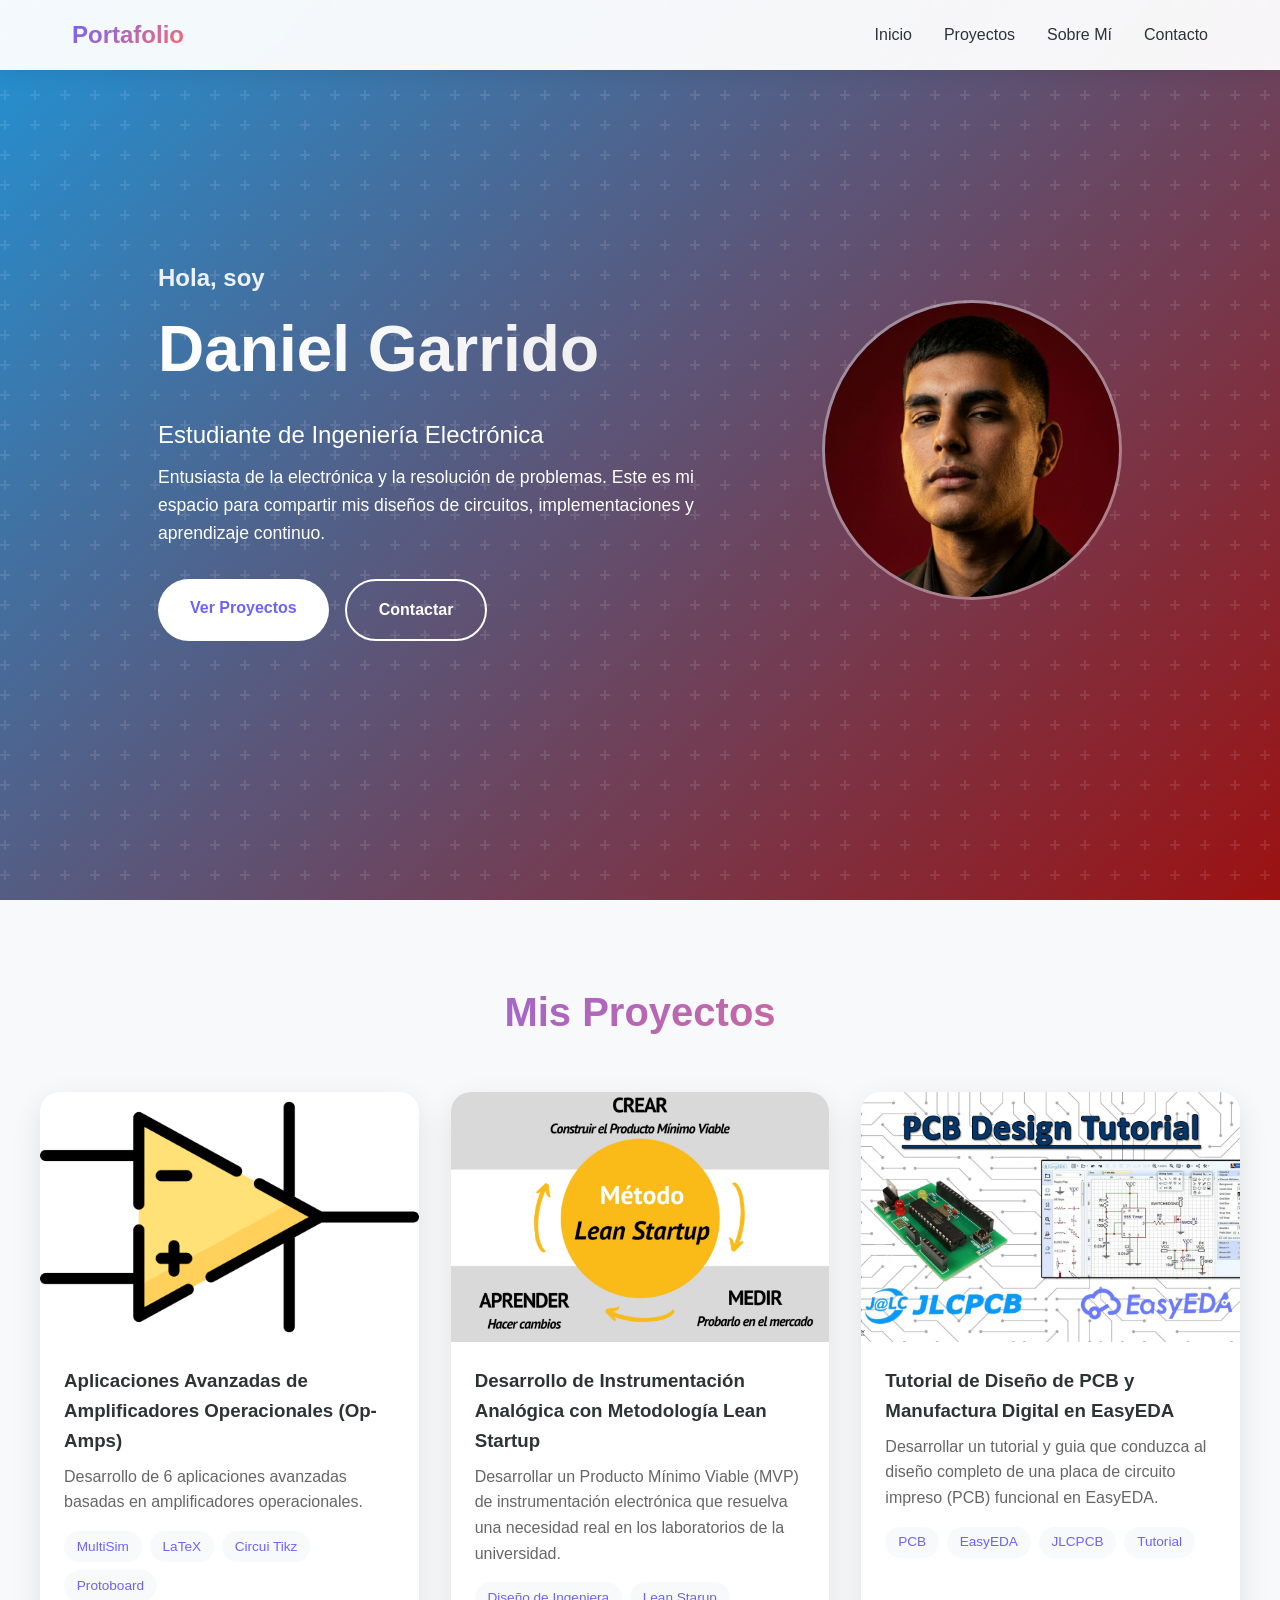
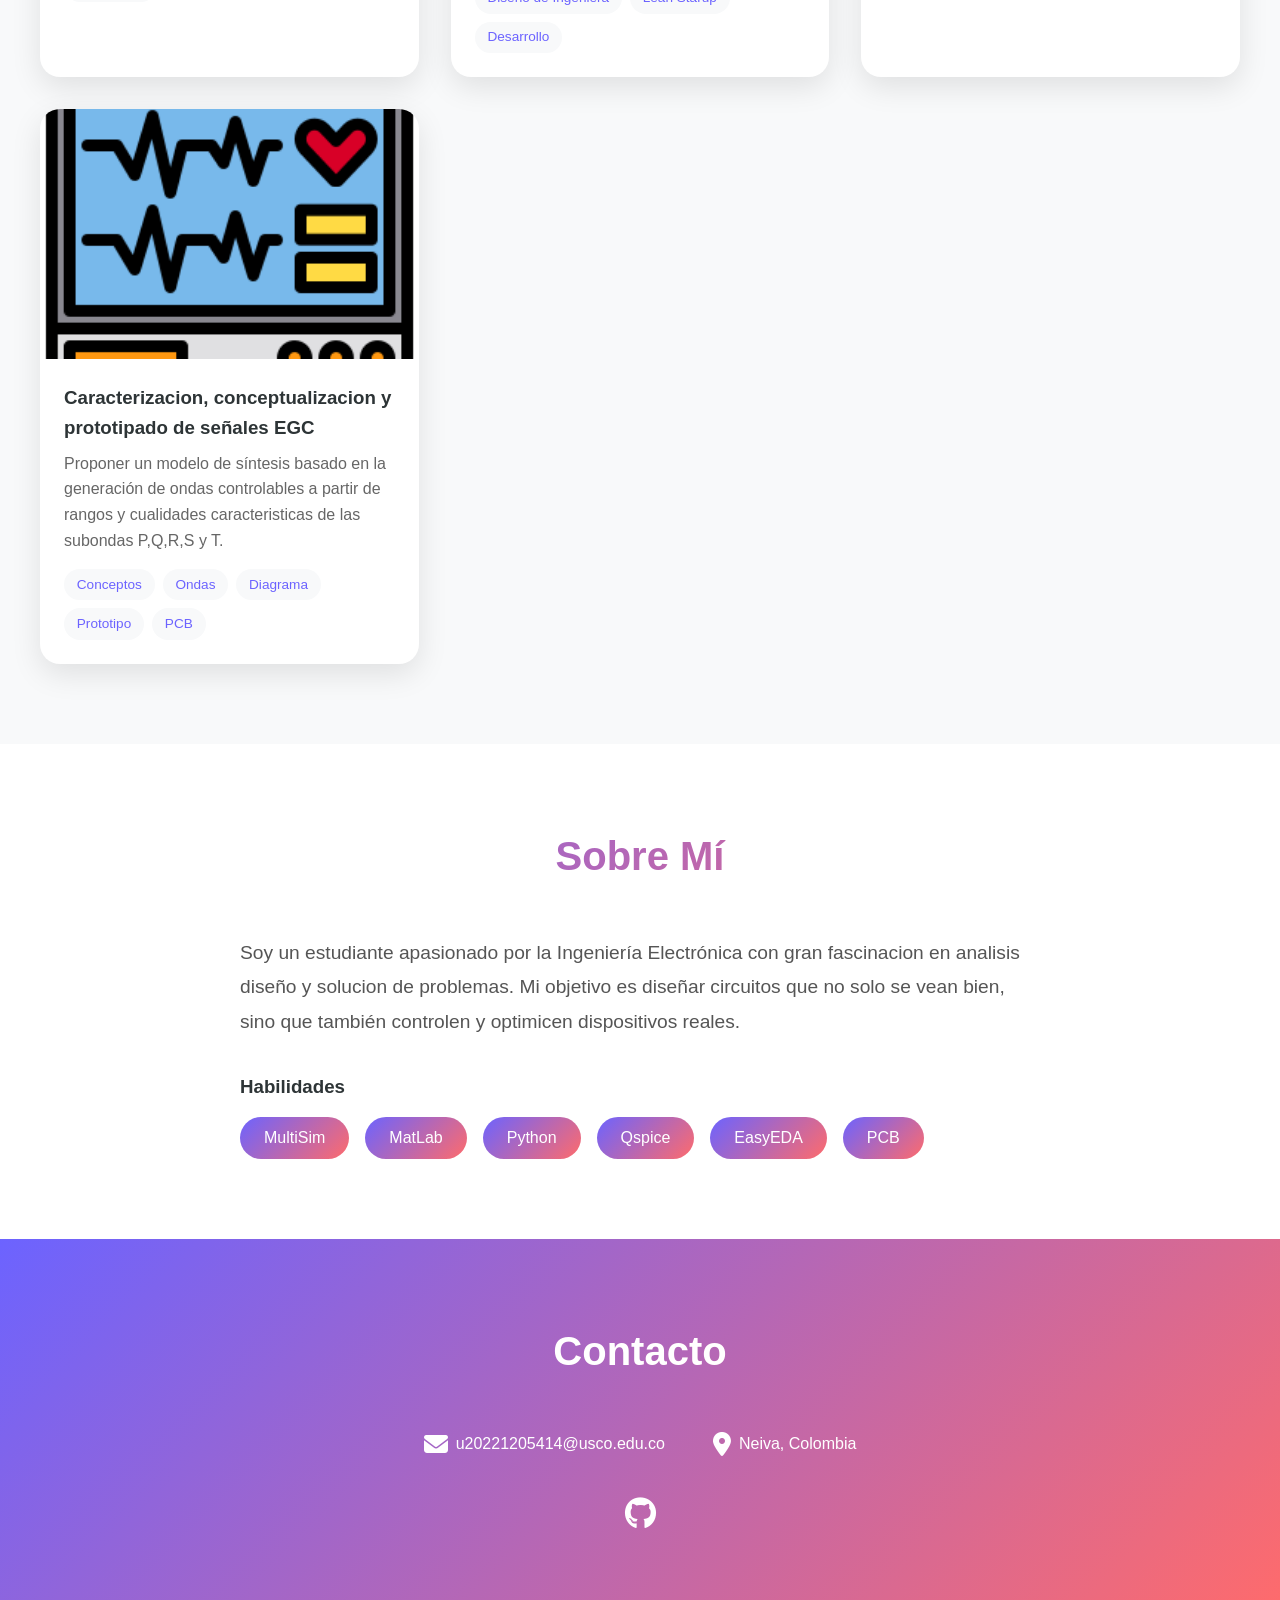
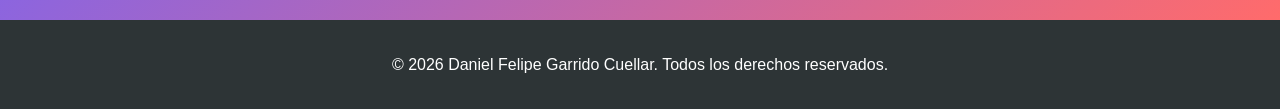
<file: index.html>
<!DOCTYPE html>
<html lang="es">
<head>
    <meta charset="UTF-8">
    <meta name="viewport" content="width=device-width, initial-scale=1.0">
    <title>Mi Portafolio | Diseñador & Desarrollador</title>
    <link rel="stylesheet" href="styles.css">
    <link rel="stylesheet" href="https://cdnjs.cloudflare.com/ajax/libs/font-awesome/6.4.0/css/all.min.css">
</head>
<body>
    <!-- Navegación -->
    <nav class="navbar">
        <div class="nav-container">
            <a href="#" class="nav-logo">Portafolio</a>
            <ul class="nav-menu">
                <li><a href="#inicio">Inicio</a></li>
                <li><a href="#proyectos">Proyectos</a></li>
                <li><a href="#sobre-mi">Sobre Mí</a></li>
                <li><a href="#contacto">Contacto</a></li>
            </ul>
        </div>
    </nav>

    <!-- Hero Section -->
    <section id="inicio" class="hero">
        <div class="hero-content">
            <h1 class="hero-title">
                <span class="greeting">Hola, soy</span>
                <span class="name">Daniel Garrido</span>
            </h1>
            <p class="hero-subtitle">
                Estudiante de Ingeniería Electrónica
            </p>
            <p class="hero-description">
                Entusiasta de la electrónica y la resolución de problemas. 
                Este es mi espacio para compartir mis diseños de circuitos, implementaciones y aprendizaje continuo.
            </p>
            <div class="hero-buttons">
                <a href="#proyectos" class="btn btn-primary">Ver Proyectos</a>
                <a href="#contacto" class="btn btn-secondary">Contactar</a>
            </div>
        </div>
        <div class="hero-image">
            <div class="image-placeholder" style="overflow: hidden;">
                <img src="assets/img/yo.png" alt="Mi foto de perfil" style="width: 100%; height: 100%; object-fit: cover; object-position: center top;">
            </div>
        </div>
    </section>

    <!-- Proyectos -->
    <section id="proyectos" class="projects">
        <h2 class="section-title">Mis Proyectos</h2>
        <div class="projects-grid" id="projectsGrid">
            <!-- Proyecto 1 -->
            <div class="project-card">
                <div class="project-image">
                    <img src="assets/img/1.png" alt="Proyecto 1">
                    <div class="project-overlay">
                        <a href="Projects/Proyecto1.html" class="Projects/Proyecto1.html">
                            <i class="fas fa-external-link-alt"></i> Ver Proyecto
                        </a>
                    </div>
                </div>
                <div class="project-info">
                    <h3>Aplicaciones Avanzadas de Amplificadores Operacionales (Op-Amps)</h3>
                    <p>Desarrollo de 6 aplicaciones avanzadas basadas en amplificadores operacionales.</p>
                    <div class="project-tags">
                        <span>MultiSim</span>
                        <span>LaTeX</span>
                        <span>Circui Tikz</span>
                        <span>Protoboard</span>
                    </div>
                </div>
            </div>

            <!-- Proyecto 2 -->
            <div class="project-card">
                <div class="project-image">
                    <img src="assets/img/Infografía-fases-metodología-Lean-Startup.jpg" alt="Proyecto 2">
                    <div class="project-overlay">
                        <a href="Projects/Proyecto2.html" class="project-link">
                            <i class="fas fa-external-link-alt"></i> Ver Proyecto
                        </a>
                    </div>
                </div>
                <div class="project-info">
                    <h3>Desarrollo de Instrumentación Analógica con Metodología Lean Startup</h3>
                    <p>Desarrollar un Producto Mínimo Viable (MVP) de instrumentación electrónica que resuelva 
                        una necesidad real en los laboratorios de la universidad.</p>
                    <div class="project-tags">
                        <span>Diseño de Ingeniera</span>
                        <span>Lean Starup</span>
                        <span>Desarrollo</span>
                    </div>
                </div>
            </div>

            <!-- Proyecto 3 -->
            <div class="project-card">
                <div class="project-image">
                    <img src="assets/img/bsyBauyhPTgZOYhM73vVDZG7pu7goS31K8wdDaar.jpg" alt="Proyecto 3">
                    <div class="project-overlay">
                        <a href="Projects/Proyecto3.html" class="project-link">
                            <i class="fas fa-external-link-alt"></i> Ver Proyecto
                        </a>
                    </div>
                </div>
                <div class="project-info">
                    <h3>Tutorial de Diseño de PCB y Manufactura Digital en EasyEDA</h3>
                    <p>Desarrollar un tutorial y guia que conduzca al diseño
                        completo de una placa de circuito impreso (PCB) funcional en EasyEDA.</p>
                    <div class="project-tags">
                        <span>PCB</span>
                        <span>EasyEDA</span>
                        <span>JLCPCB</span>
                        <span>Tutorial</span>
                    </div>
                </div>
            </div>

            <!-- Proyecto 4 -->
            <div class="project-card">
                <div class="project-image">
                    <img src="assets/img/4.png" alt="Proyecto 4">
                    <div class="project-overlay">
                        <a href="Projects/Proyecto4.html" class="project-link">
                            <i class="fas fa-external-link-alt"></i> Ver Proyecto
                        </a>
                    </div>
                </div>
                <div class="project-info">
                    <h3>Caracterizacion, conceptualizacion y prototipado de señales EGC</h3>
                    <p>Proponer un modelo de síntesis basado en la generación de ondas controlables
                    a partir de rangos y cualidades caracteristicas de las subondas P,Q,R,S y T.</p>
                    <div class="project-tags">
                        <span>Conceptos</span>
                        <span>Ondas</span>
                        <span>Diagrama</span>
                        <span>Prototipo</span>
                        <span>PCB</span>
                    </div>
                </div>
            </div>
            
        </div>
    </section>

    <!-- Sobre Mí -->
    <section id="sobre-mi" class="about">
        <h2 class="section-title">Sobre Mí</h2>
        <div class="about-content">
            <div class="about-text">
                <p>
                    Soy un estudiante apasionado por la Ingeniería Electrónica con gran fascinacion en analisis
                    diseño y solucion de problemas. Mi objetivo es diseñar circuitos que no solo se 
                    vean bien, sino que también controlen y optimicen dispositivos reales.
                </p>
                <div class="skills">
                    <h3>Habilidades</h3>
                    <div class="skill-tags">
                        <span>MultiSim</span>
                        <span>MatLab</span>
                        <span>Python</span>
                        <span>Qspice</span>
                        <span>EasyEDA</span>
                        <span>PCB</span>
                    </div>
                </div>
            </div>
        </div>
    </section>

    <!-- Contacto -->
    <section id="contacto" class="contact">
        <h2 class="section-title">Contacto</h2>
        <div class="contact-content">
            <div class="contact-info">
                <div class="contact-item">
                    <i class="fas fa-envelope"></i>
                    <span>u20221205414@usco.edu.co</span>
                </div>
                <div class="contact-item">
                    <i class="fas fa-map-marker-alt"></i>
                    <span>Neiva, Colombia</span>
                </div>
            </div>
            <div class="social-links">
                <a href="https://github.com/dagarrido1" class="social-link"><i class="fab fa-github"></i></a>

            </div>
        </div>
    </section>

    <!-- Footer -->
    <footer>
        <p>&copy; 2026 Daniel Felipe Garrido Cuellar. Todos los derechos reservados.</p>
    </footer>

    <script src="script.js"></script>
</body>
</html>
</file>
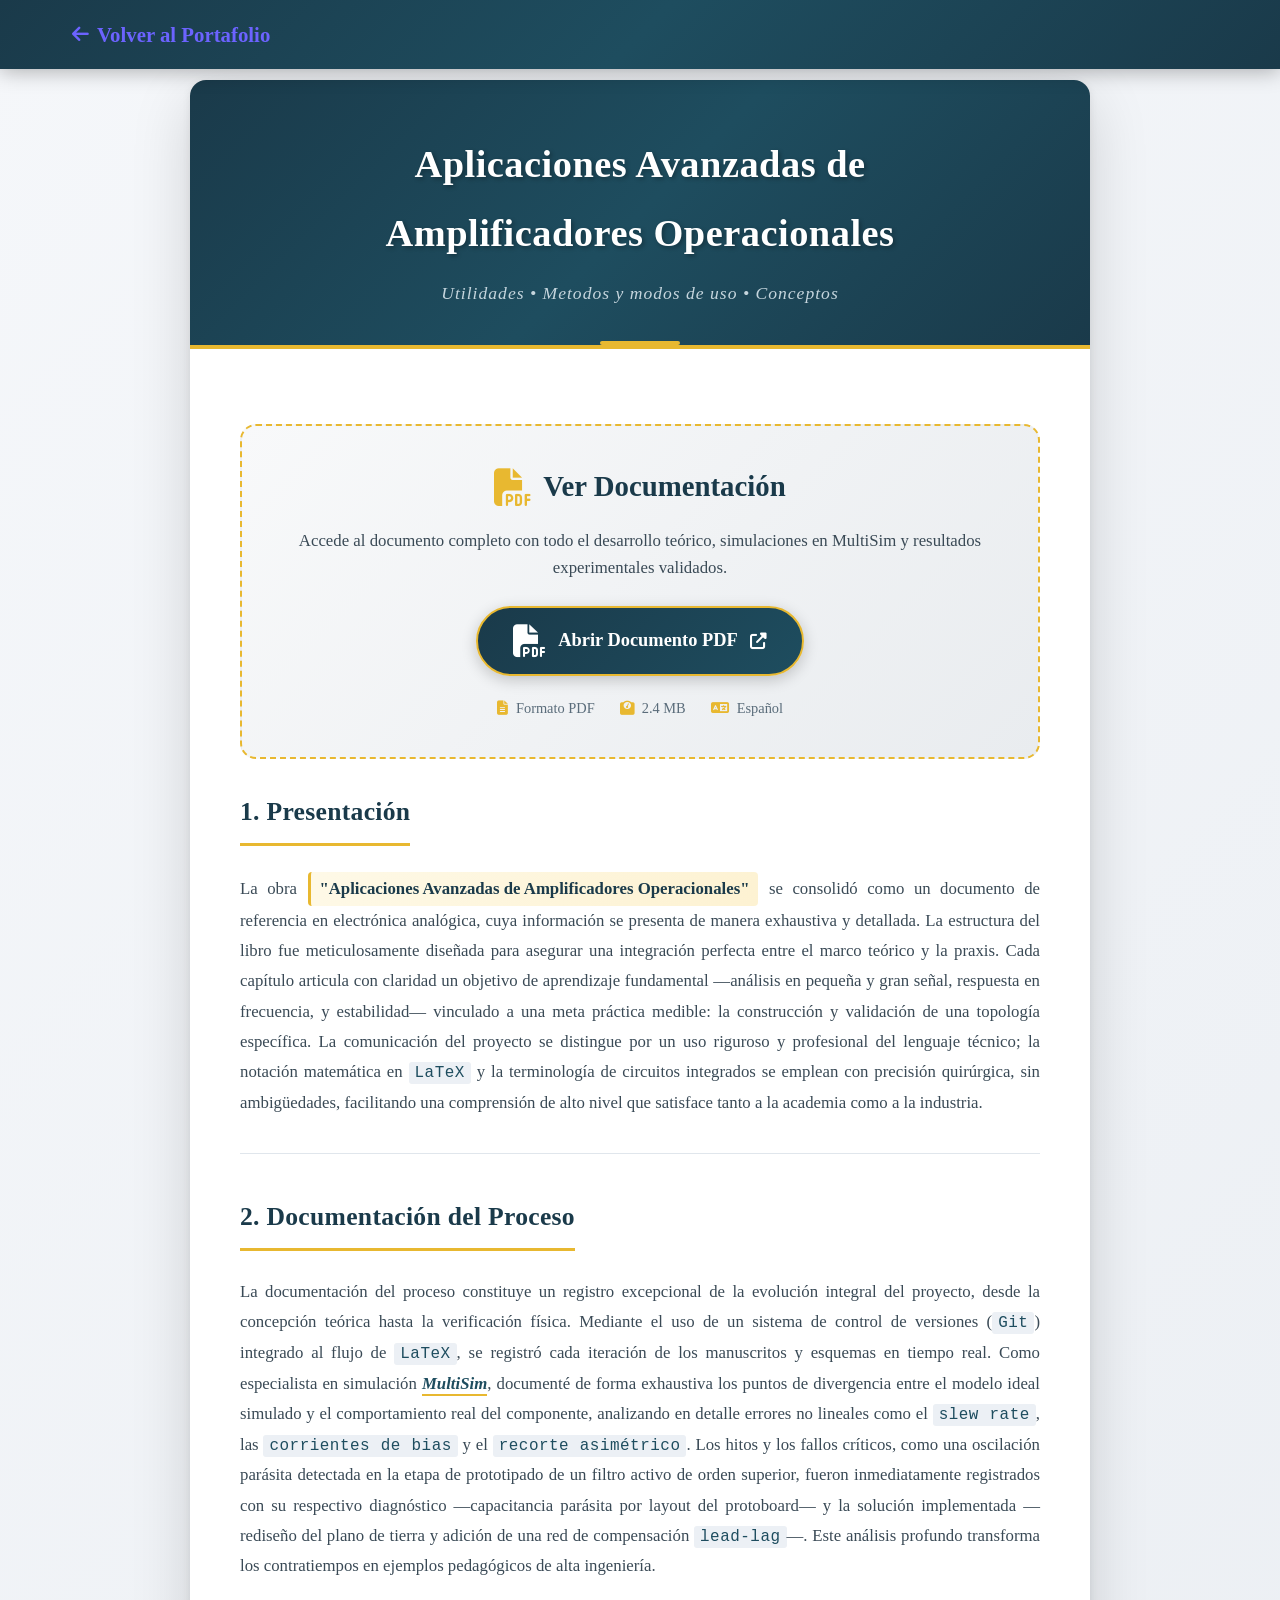
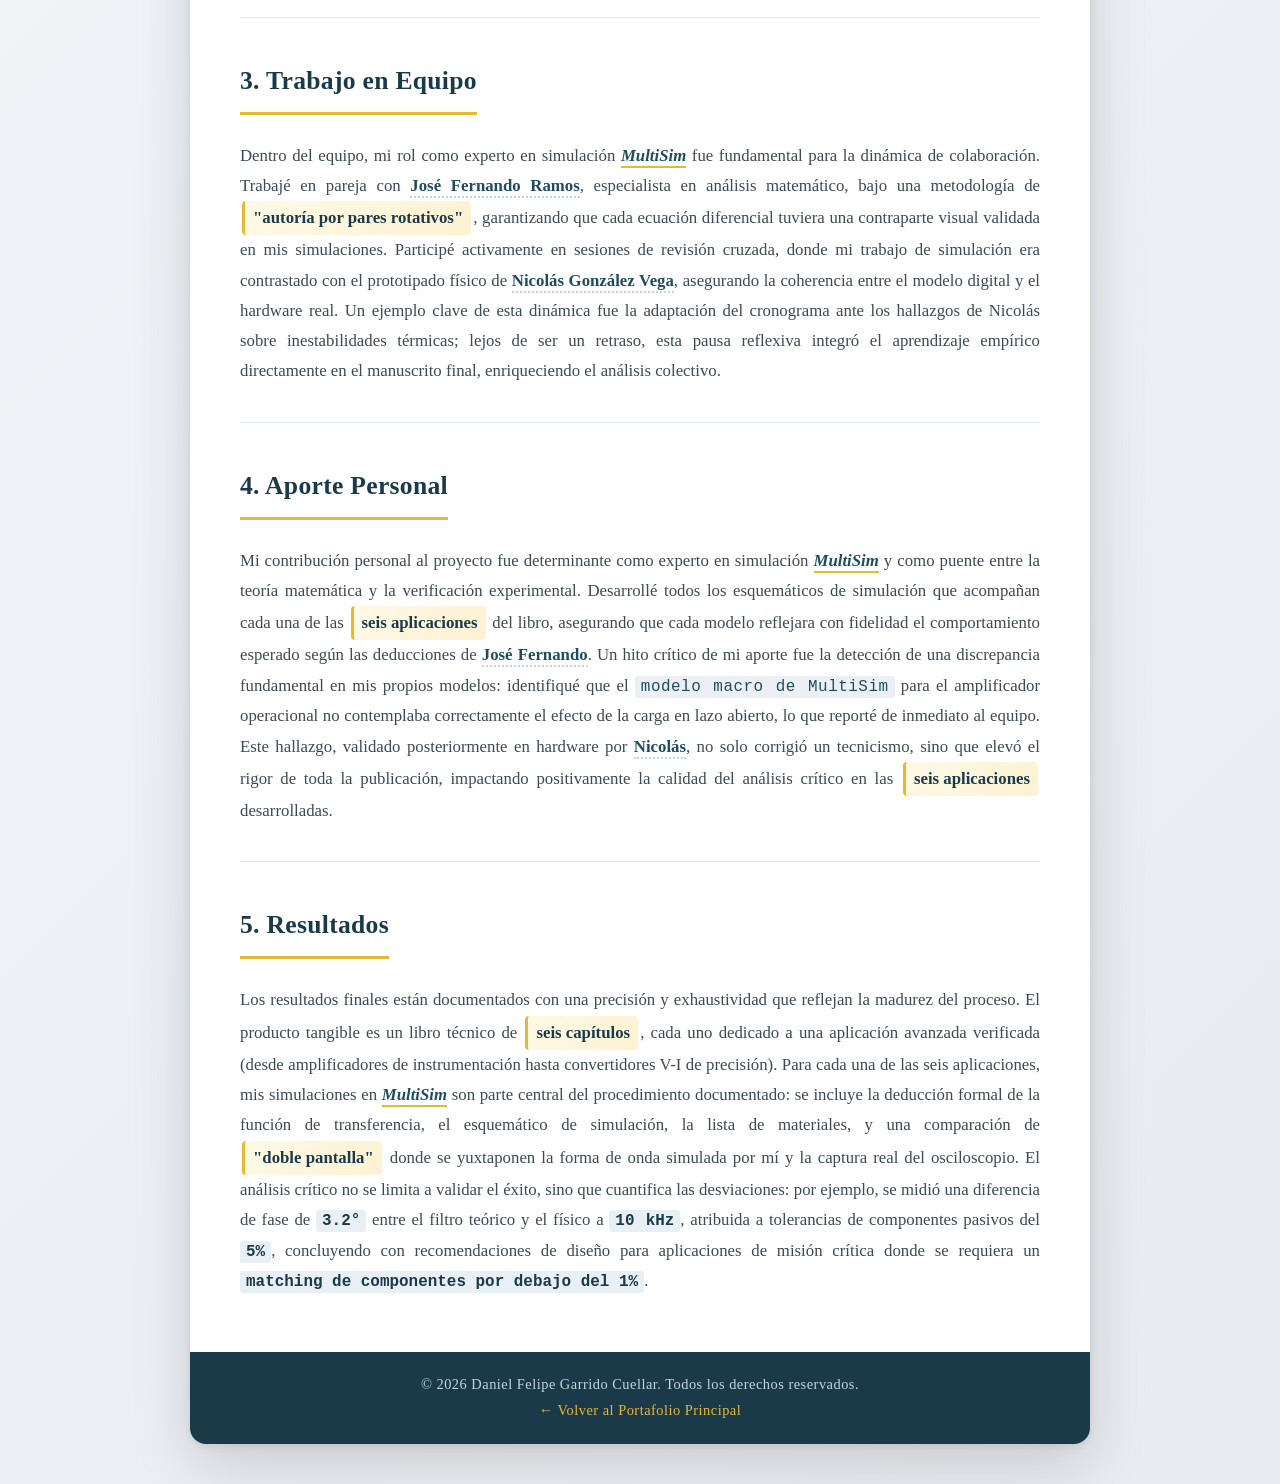
<file: Projects/Proyecto1.html>
<!DOCTYPE html>
<html lang="es">
<head>
    <meta charset="UTF-8">
    <meta name="viewport" content="width=device-width, initial-scale=1.0">
    <title>Aplicaciones Avanzadas de Amplificadores Operacionales</title>
    <link rel="stylesheet" href="https://cdnjs.cloudflare.com/ajax/libs/font-awesome/6.4.0/css/all.min.css">
    <style>
        * {
            margin: 0;
            padding: 0;
            box-sizing: border-box;
        }
        
        body {
            font-family: 'Georgia', 'Times New Roman', serif;
            line-height: 1.8;
            color: #2c3e50;
            background: linear-gradient(135deg, #f5f7fa 0%, #e8ecf1 100%);
            min-height: 100vh;
            padding-top: 80px;
        }
        
        /* ========== BARRA DE NAVEGACIÓN ========== */
        .navbar {
            position: fixed;
            top: 0;
            width: 100%;
            background: linear-gradient(135deg, #1a3a4a 0%, #1e4d5f 50%, #1a3a4a 100%);
            backdrop-filter: blur(10px);
            box-shadow: 0 2px 20px rgba(0, 0, 0, 0.3);
            z-index: 1000;
            padding: 0;
        }
        
        .nav-container {
            max-width: 1200px;
            margin: 0 auto;
            padding: 1rem 2rem;
            display: flex;
            justify-content: space-between;
            align-items: center;
        }
        
        .nav-logo {
            font-size: 1.3rem;
            font-weight: bold;
            color: #6c63ff;
            text-decoration: none;
            display: flex;
            align-items: center;
            gap: 0.5rem;
            transition: all 0.3s ease;
        }
        
        .nav-logo:hover {
            color: #f0c840;
            transform: translateX(-5px);
        }
        
        .nav-logo i {
            font-size: 1.2rem;
        }
        
        .nav-title {
            color: #ffffff;
            font-size: 1rem;
            opacity: 0.9;
            font-style: italic;
        }
        
        /* ========== CONTENEDOR PRINCIPAL ========== */
        .container {
            max-width: 900px;
            margin: 0 auto 40px;
            background: #ffffff;
            border-radius: 16px;
            box-shadow: 0 20px 60px rgba(0, 0, 0, 0.15), 0 2px 8px rgba(0, 0, 0, 0.08);
            overflow: hidden;
        }
        
        .header {
            background: linear-gradient(135deg, #1a3a4a 0%, #1e4d5f 50%, #1a3a4a 100%);
            color: #ffffff;
            padding: 50px 40px 35px;
            text-align: center;
            border-bottom: 4px solid #e8b830;
            position: relative;
        }
        
        .header::after {
            content: '';
            position: absolute;
            bottom: 0;
            left: 50%;
            transform: translateX(-50%);
            width: 80px;
            height: 4px;
            background: #e8b830;
            border-radius: 2px;
        }
        
        .header h1 {
            font-size: 2.4em;
            font-weight: 700;
            letter-spacing: 0.5px;
            margin-bottom: 10px;
            text-shadow: 2px 2px 4px rgba(0, 0, 0, 0.3);
        }
        
        .header .subtitle {
            font-size: 1.1em;
            font-style: italic;
            color: #c5d5dd;
            letter-spacing: 1px;
        }
        
        .content {
            padding: 45px 50px 55px;
        }
        
        .section {
            margin-bottom: 40px;
            padding-bottom: 35px;
            border-bottom: 1px solid #e0e6ec;
            transition: all 0.3s ease;
        }
        
        .section:last-child {
            border-bottom: none;
            margin-bottom: 0;
            padding-bottom: 0;
        }
        
        .section:hover {
            background: #fafbfd;
            padding-left: 20px;
            border-radius: 8px;
            box-shadow: 0 4px 15px rgba(0, 0, 0, 0.04);
        }
        
        .section-title {
            font-size: 1.6em;
            font-weight: 700;
            color: #1a3a4a;
            margin-bottom: 18px;
            padding-bottom: 8px;
            border-bottom: 3px solid #e8b830;
            display: inline-block;
            letter-spacing: 0.3px;
        }
        
        .section p {
            text-align: justify;
            color: #3a4a56;
            font-size: 1.05em;
            margin-top: 8px;
        }
        
        .highlight {
            background: linear-gradient(120deg, #fef9e7 0%, #fdf2d2 100%);
            padding: 2px 8px;
            border-radius: 4px;
            font-weight: 600;
            color: #1a3a4a;
            border-left: 3px solid #e8b830;
            display: inline-block;
            margin: 0 2px;
        }
        
        .technical-term {
            font-family: 'Courier New', monospace;
            background: #ecf0f5;
            padding: 2px 6px;
            border-radius: 3px;
            font-size: 0.95em;
            color: #1e4d5f;
            letter-spacing: 0.5px;
        }
        
        .team-member {
            color: #1e4d5f;
            font-weight: 600;
            border-bottom: 2px dotted #c5d5dd;
            padding-bottom: 1px;
        }
        
        .stat-highlight {
            font-family: 'Courier New', monospace;
            color: #1a3a4a;
            font-weight: 700;
            background: #e8f0f5;
            padding: 2px 6px;
            border-radius: 3px;
            font-size: 0.95em;
        }
        
        .tool-name {
            font-style: italic;
            font-weight: 600;
            color: #1e4d5f;
            border-bottom: 2px solid #e8b830;
            padding-bottom: 1px;
        }
        
        /* ========== SECCIÓN DE DOCUMENTACIÓN ========== */
        .documentation-section {
            background: linear-gradient(135deg, #f8f9fa 0%, #e9ecef 100%);
            border: 2px dashed #e8b830;
            border-radius: 16px;
            padding: 35px 40px;
            margin: 30px 0;
            text-align: center;
            transition: all 0.3s ease;
        }
        
        .documentation-section:hover {
            border-style: solid;
            box-shadow: 0 10px 30px rgba(0, 0, 0, 0.1);
            transform: translateY(-2px);
        }
        
        .documentation-title {
            font-size: 1.8em;
            font-weight: 700;
            color: #1a3a4a;
            margin-bottom: 15px;
            display: flex;
            align-items: center;
            justify-content: center;
            gap: 12px;
        }
        
        .documentation-title i {
            color: #e8b830;
            font-size: 1.3em;
        }
        
        .documentation-description {
            color: #3a4a56;
            font-size: 1.05em;
            margin-bottom: 25px;
            line-height: 1.6;
        }
        
        .pdf-button {
            display: inline-flex;
            align-items: center;
            gap: 12px;
            background: linear-gradient(135deg, #1a3a4a 0%, #1e4d5f 100%);
            color: #ffffff;
            padding: 16px 35px;
            border-radius: 50px;
            text-decoration: none;
            font-size: 1.15em;
            font-weight: 600;
            font-family: 'Georgia', 'Times New Roman', serif;
            border: 2px solid #e8b830;
            transition: all 0.3s ease;
            box-shadow: 0 4px 15px rgba(0, 0, 0, 0.2);
            position: relative;
            overflow: hidden;
        }
        
        .pdf-button::before {
            content: '';
            position: absolute;
            top: 0;
            left: -100%;
            width: 100%;
            height: 100%;
            background: linear-gradient(90deg, transparent, rgba(232, 184, 48, 0.2), transparent);
            transition: left 0.5s ease;
        }
        
        .pdf-button:hover {
            transform: translateY(-3px);
            box-shadow: 0 8px 25px rgba(0, 0, 0, 0.3);
            background: #e8b830;
            color: #1a3a4a;
            border-color: #1a3a4a;
        }
        
        .pdf-button:hover::before {
            left: 100%;
        }
        
        .pdf-button i {
            font-size: 1.8em;
            transition: transform 0.3s ease;
        }
        
        .pdf-button:hover i {
            transform: scale(1.1);
            animation: pulse 1s infinite;
        }
        
        @keyframes pulse {
            0%, 100% {
                transform: scale(1);
            }
            50% {
                transform: scale(1.15);
            }
        }
        
        .pdf-info {
            display: flex;
            justify-content: center;
            gap: 25px;
            margin-top: 20px;
            flex-wrap: wrap;
        }
        
        .pdf-info-item {
            display: flex;
            align-items: center;
            gap: 8px;
            color: #5a6c7a;
            font-size: 0.9em;
        }
        
        .pdf-info-item i {
            color: #e8b830;
        }
        
        /* ========== BOTÓN VOLVER ARRIBA ========== */
        .back-to-top {
            position: fixed;
            bottom: 30px;
            right: 30px;
            background: linear-gradient(135deg, #1a3a4a 0%, #1e4d5f 100%);
            color: #e8b830;
            width: 50px;
            height: 50px;
            border-radius: 50%;
            display: flex;
            align-items: center;
            justify-content: center;
            text-decoration: none;
            box-shadow: 0 4px 15px rgba(0, 0, 0, 0.3);
            transition: all 0.3s ease;
            opacity: 0;
            visibility: hidden;
            font-size: 1.2rem;
        }
        
        .back-to-top.visible {
            opacity: 1;
            visibility: visible;
        }
        
        .back-to-top:hover {
            transform: translateY(-5px);
            box-shadow: 0 8px 25px rgba(0, 0, 0, 0.4);
            background: #e8b830;
            color: #1a3a4a;
        }
        
        .footer {
            background: #1a3a4a;
            color: #c5d5dd;
            text-align: center;
            padding: 20px;
            font-size: 0.9em;
            letter-spacing: 0.5px;
        }
        
        .footer a {
            color: #e8b830;
            text-decoration: none;
            transition: color 0.3s ease;
        }
        
        .footer a:hover {
            color: #f0c840;
        }
        
        @media (max-width: 768px) {
            body {
                padding-top: 70px;
            }
            
            .header {
                padding: 35px 20px 25px;
            }
            
            .header h1 {
                font-size: 1.8em;
            }
            
            .content {
                padding: 30px 25px 35px;
            }
            
            .section {
                margin-bottom: 30px;
                padding-bottom: 25px;
            }
            
            .section-title {
                font-size: 1.3em;
            }
            
            .nav-title {
                display: none;
            }
            
            .documentation-section {
                padding: 25px 20px;
            }
            
            .pdf-button {
                padding: 14px 25px;
                font-size: 1em;
            }
            
            .back-to-top {
                bottom: 20px;
                right: 20px;
                width: 40px;
                height: 40px;
            }
        }
    </style>
</head>
<body>
    <!-- ========== BARRA DE NAVEGACIÓN ========== -->
    <nav class="navbar">
        <div class="nav-container">
            <a href="../index.html" class="nav-logo">
                <i class="fas fa-arrow-left"></i>
                Volver al Portafolio
            </a>
        </div>
    </nav>

    <!-- ========== CONTENIDO PRINCIPAL ========== -->
    <div class="container">
        <div class="header">
            <h1>Aplicaciones Avanzadas de<br>Amplificadores Operacionales</h1>
            <div class="subtitle">  Utilidades &bull; Metodos y modos de uso &bull; Conceptos</div>
        </div>
        
        <div class="content">
            <!-- SECCIÓN DE DOCUMENTACIÓN PDF -->
            <div class="documentation-section">
                <div class="documentation-title">
                    <i class="fas fa-file-pdf"></i>
                    Ver Documentación
                </div>
                <p class="documentation-description">
                    Accede al documento completo con todo el desarrollo teórico, 
                    simulaciones en MultiSim y resultados experimentales validados.
                </p>
                <a href="../Documents/Libro_electrónica_análoga_3__Copy_ (1).pdf" class="pdf-button" target="_blank">
                    <i class="fas fa-file-pdf"></i>
                    Abrir Documento PDF
                    <i class="fas fa-external-link-alt" style="font-size: 0.9em;"></i>
                </a>
                <div class="pdf-info">
                    <div class="pdf-info-item">
                        <i class="fas fa-file-alt"></i>
                        <span>Formato PDF</span>
                    </div>
                    <div class="pdf-info-item">
                        <i class="fas fa-weight"></i>
                        <span>2.4 MB</span>
                    </div>
                    <div class="pdf-info-item">
                        <i class="fas fa-language"></i>
                        <span>Español</span>
                    </div>
                </div>
            </div>

            <!-- Sección 1: Presentación -->
            <div class="section">
                <div class="section-title">1. Presentación</div>
                <p>
                    La obra <span class="highlight">"Aplicaciones Avanzadas de Amplificadores Operacionales"</span> se consolidó como un documento de referencia en electrónica analógica, cuya información se presenta de manera exhaustiva y detallada. La estructura del libro fue meticulosamente diseñada para asegurar una integración perfecta entre el marco teórico y la praxis. Cada capítulo articula con claridad un objetivo de aprendizaje fundamental —análisis en pequeña y gran señal, respuesta en frecuencia, y estabilidad— vinculado a una meta práctica medible: la construcción y validación de una topología específica. La comunicación del proyecto se distingue por un uso riguroso y profesional del lenguaje técnico; la notación matemática en <span class="technical-term">LaTeX</span> y la terminología de circuitos integrados se emplean con precisión quirúrgica, sin ambigüedades, facilitando una comprensión de alto nivel que satisface tanto a la academia como a la industria.
                </p>
            </div>
            
            <!-- Sección 2: Documentación del Proceso -->
            <div class="section">
                <div class="section-title">2. Documentación del Proceso</div>
                <p>
                    La documentación del proceso constituye un registro excepcional de la evolución integral del proyecto, desde la concepción teórica hasta la verificación física. Mediante el uso de un sistema de control de versiones (<span class="technical-term">Git</span>) integrado al flujo de <span class="technical-term">LaTeX</span>, se registró cada iteración de los manuscritos y esquemas en tiempo real. Como especialista en simulación <span class="tool-name">MultiSim</span>, documenté de forma exhaustiva los puntos de divergencia entre el modelo ideal simulado y el comportamiento real del componente, analizando en detalle errores no lineales como el <span class="technical-term">slew rate</span>, las <span class="technical-term">corrientes de bias</span> y el <span class="technical-term">recorte asimétrico</span>. Los hitos y los fallos críticos, como una oscilación parásita detectada en la etapa de prototipado de un filtro activo de orden superior, fueron inmediatamente registrados con su respectivo diagnóstico —capacitancia parásita por layout del protoboard— y la solución implementada —rediseño del plano de tierra y adición de una red de compensación <span class="technical-term">lead-lag</span>—. Este análisis profundo transforma los contratiempos en ejemplos pedagógicos de alta ingeniería.
                </p>
            </div>
            
            <!-- Sección 3: Trabajo en Equipo -->
            <div class="section">
                <div class="section-title">3. Trabajo en Equipo</div>
                <p>
                    Dentro del equipo, mi rol como experto en simulación <span class="tool-name">MultiSim</span> fue fundamental para la dinámica de colaboración. Trabajé en pareja con <span class="team-member">José Fernando Ramos</span>, especialista en análisis matemático, bajo una metodología de <span class="highlight">"autoría por pares rotativos"</span>, garantizando que cada ecuación diferencial tuviera una contraparte visual validada en mis simulaciones. Participé activamente en sesiones de revisión cruzada, donde mi trabajo de simulación era contrastado con el prototipado físico de <span class="team-member">Nicolás González Vega</span>, asegurando la coherencia entre el modelo digital y el hardware real. Un ejemplo clave de esta dinámica fue la adaptación del cronograma ante los hallazgos de Nicolás sobre inestabilidades térmicas; lejos de ser un retraso, esta pausa reflexiva integró el aprendizaje empírico directamente en el manuscrito final, enriqueciendo el análisis colectivo.
                </p>
            </div>
            
            <!-- Sección 4: Aporte Personal -->
            <div class="section">
                <div class="section-title">4. Aporte Personal</div>
                <p>
                    Mi contribución personal al proyecto fue determinante como experto en simulación <span class="tool-name">MultiSim</span> y como puente entre la teoría matemática y la verificación experimental. Desarrollé todos los esquemáticos de simulación que acompañan cada una de las <span class="highlight">seis aplicaciones</span> del libro, asegurando que cada modelo reflejara con fidelidad el comportamiento esperado según las deducciones de <span class="team-member">José Fernando</span>. Un hito crítico de mi aporte fue la detección de una discrepancia fundamental en mis propios modelos: identifiqué que el <span class="technical-term">modelo macro de MultiSim</span> para el amplificador operacional no contemplaba correctamente el efecto de la carga en lazo abierto, lo que reporté de inmediato al equipo. Este hallazgo, validado posteriormente en hardware por <span class="team-member">Nicolás</span>, no solo corrigió un tecnicismo, sino que elevó el rigor de toda la publicación, impactando positivamente la calidad del análisis crítico en las <span class="highlight">seis aplicaciones</span> desarrolladas.
                </p>
            </div>
            
            <!-- Sección 5: Resultados -->
            <div class="section">
                <div class="section-title">5. Resultados</div>
                <p>
                    Los resultados finales están documentados con una precisión y exhaustividad que reflejan la madurez del proceso. El producto tangible es un libro técnico de <span class="highlight">seis capítulos</span>, cada uno dedicado a una aplicación avanzada verificada (desde amplificadores de instrumentación hasta convertidores V-I de precisión). Para cada una de las seis aplicaciones, mis simulaciones en <span class="tool-name">MultiSim</span> son parte central del procedimiento documentado: se incluye la deducción formal de la función de transferencia, el esquemático de simulación, la lista de materiales, y una comparación de <span class="highlight">"doble pantalla"</span> donde se yuxtaponen la forma de onda simulada por mí y la captura real del osciloscopio. El análisis crítico no se limita a validar el éxito, sino que cuantifica las desviaciones: por ejemplo, se midió una diferencia de fase de <span class="stat-highlight">3.2°</span> entre el filtro teórico y el físico a <span class="stat-highlight">10 kHz</span>, atribuida a tolerancias de componentes pasivos del <span class="stat-highlight">5%</span>, concluyendo con recomendaciones de diseño para aplicaciones de misión crítica donde se requiera un <span class="stat-highlight">matching de componentes por debajo del 1%</span>.
                </p>
            </div>
        </div>
        
        <div class="footer">
            &copy; 2026 Daniel Felipe Garrido Cuellar. Todos los derechos reservados.
            <br>
            <a href="../index.html">← Volver al Portafolio Principal</a>
        </div>
    </div>

    <!-- ========== BOTÓN VOLVER ARRIBA ========== -->
    <a href="#" class="back-to-top" id="backToTop">
        <i class="fas fa-chevron-up"></i>
    </a>

    <script>
        // Mostrar/ocultar botón "Volver arriba"
        window.addEventListener('scroll', function() {
            const backToTop = document.getElementById('backToTop');
            if (window.scrollY > 300) {
                backToTop.classList.add('visible');
            } else {
                backToTop.classList.remove('visible');
            }
        });
        
        // Scroll suave al hacer click en "Volver arriba"
        document.getElementById('backToTop').addEventListener('click', function(e) {
            e.preventDefault();
            window.scrollTo({
                top: 0,
                behavior: 'smooth'
            });
        });
    </script>
</body>
</html>
</file>
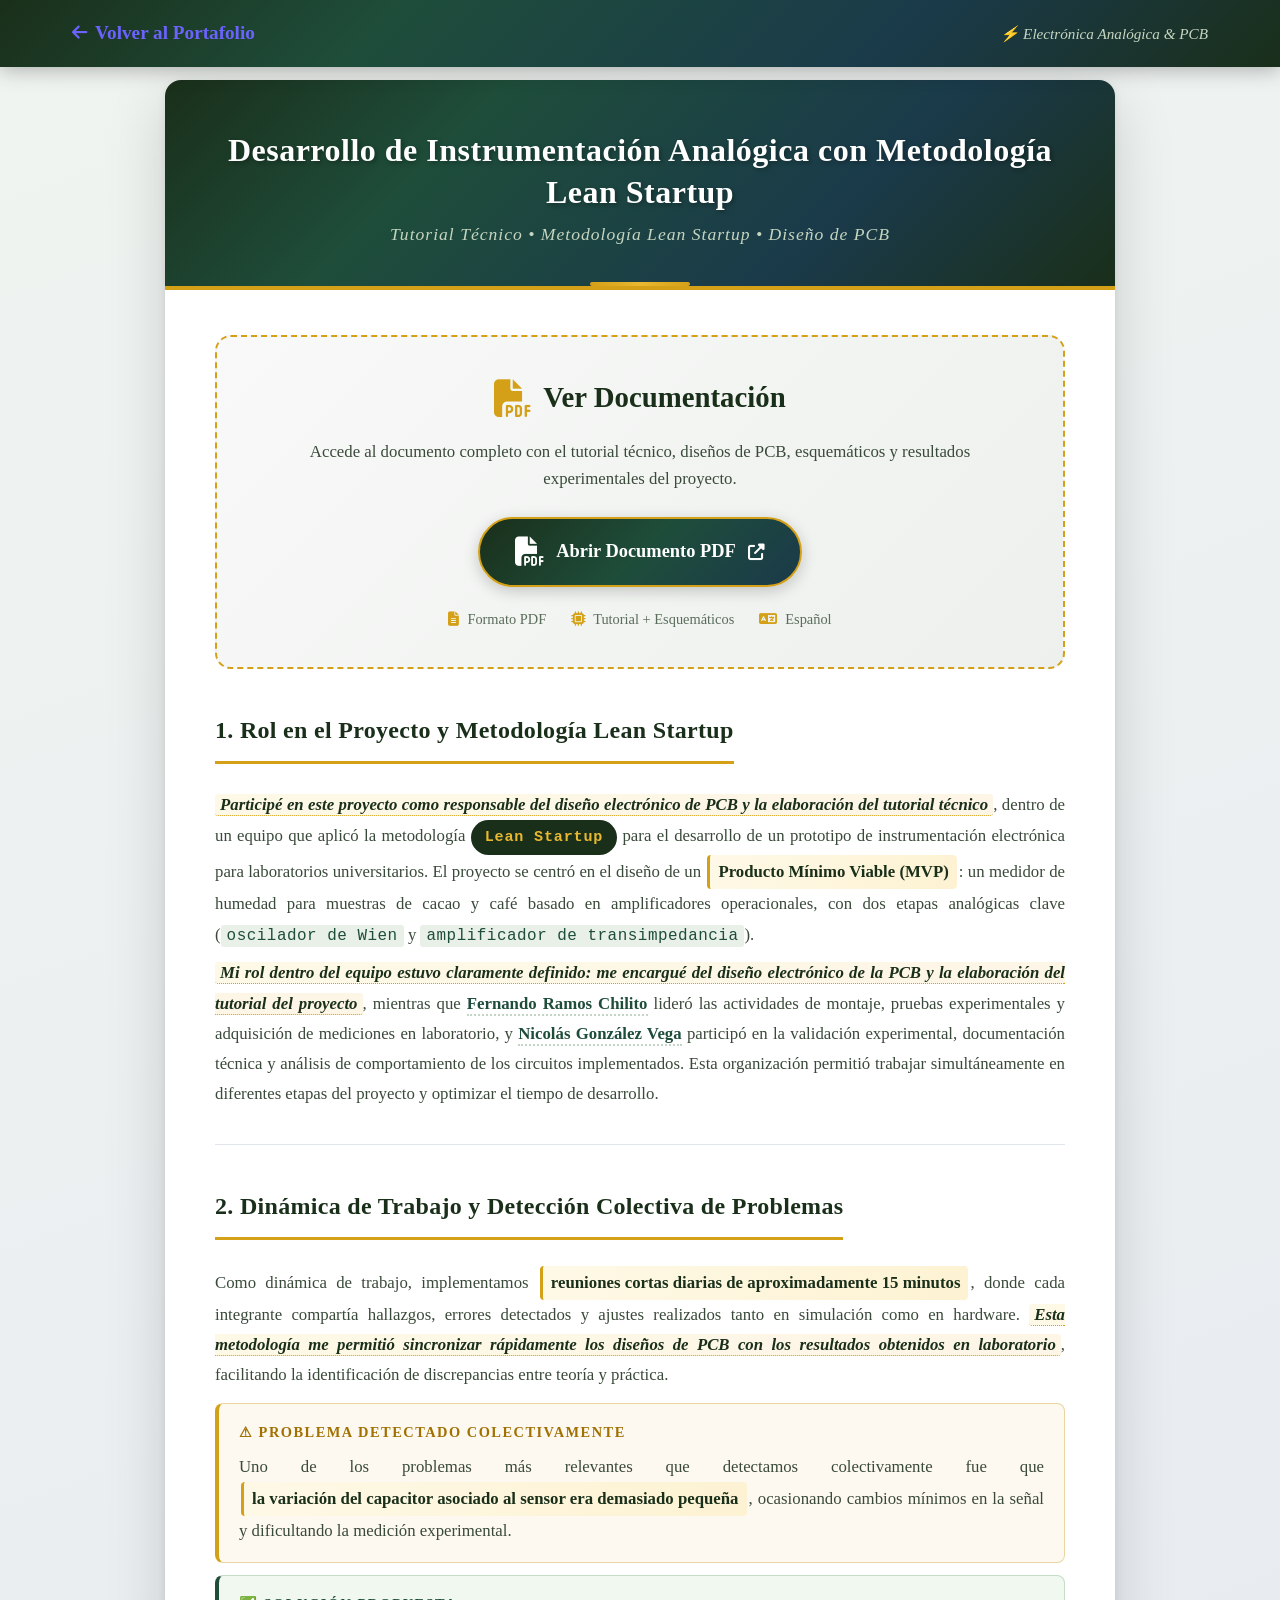
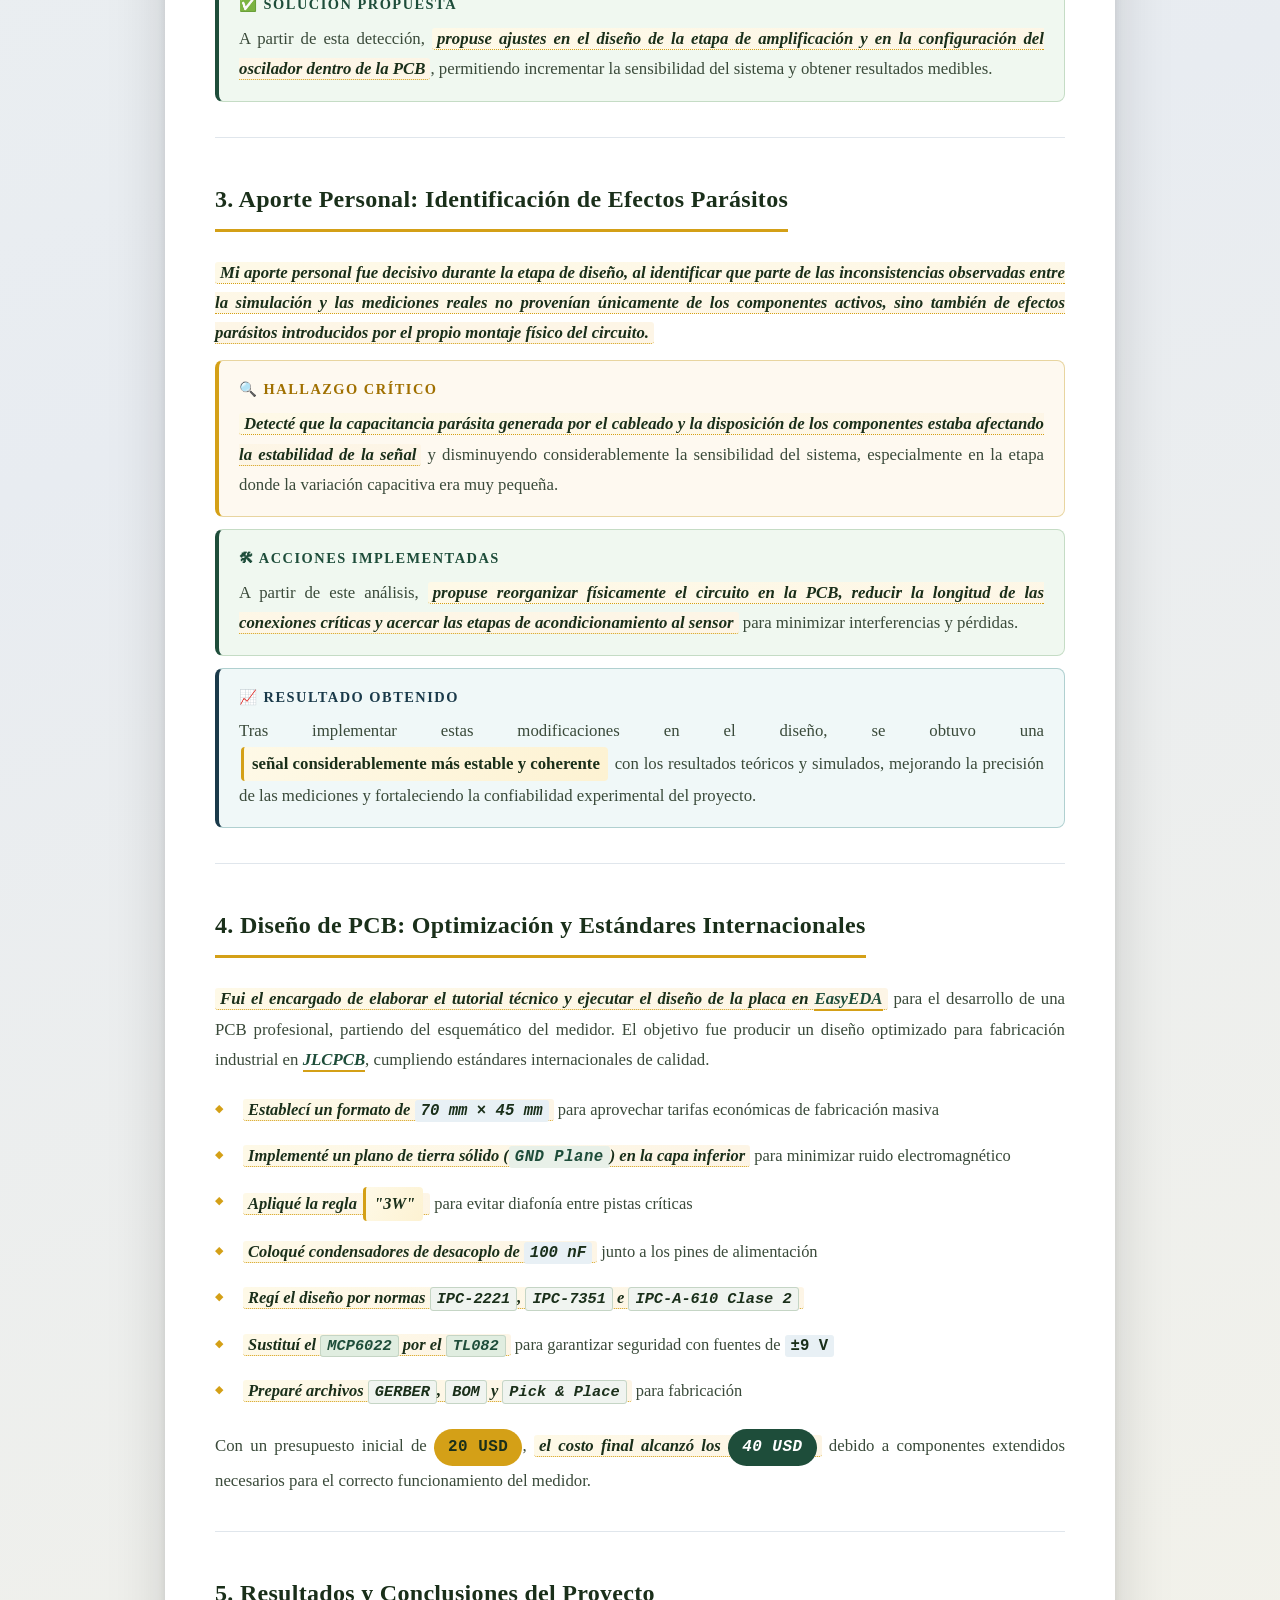
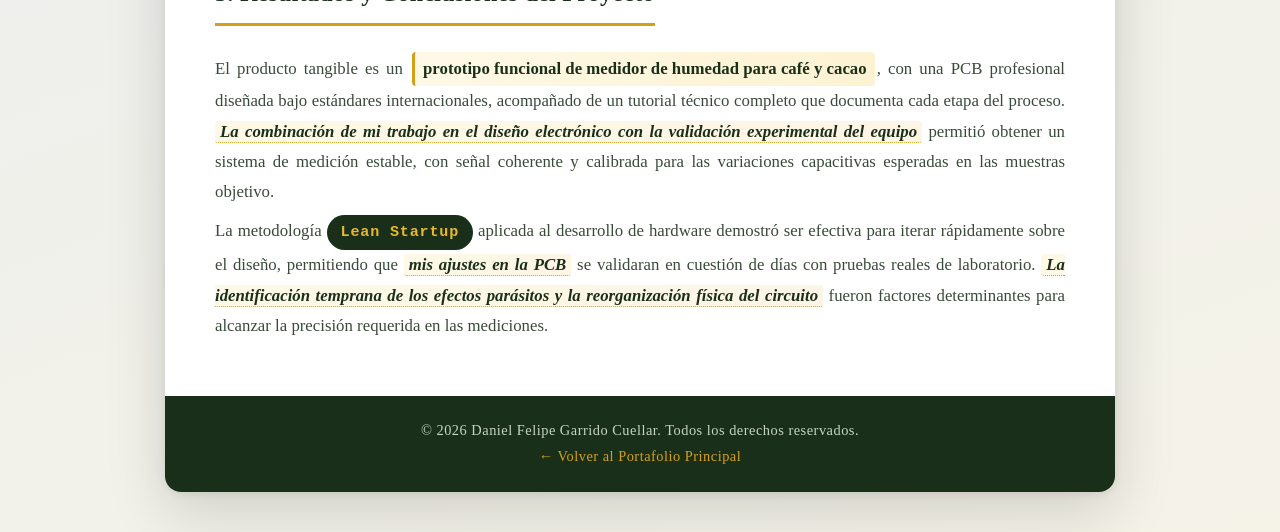
<file: Projects/Proyecto2.html>
<!DOCTYPE html>
<html lang="es">
<head>
    <meta charset="UTF-8">
    <meta name="viewport" content="width=device-width, initial-scale=1.0">
    <title>Electrónica Analógica y Diseño de PCB - Daniel Felipe Garrido</title>
    <link rel="stylesheet" href="https://cdnjs.cloudflare.com/ajax/libs/font-awesome/6.4.0/css/all.min.css">
    <style>
        * {
            margin: 0;
            padding: 0;
            box-sizing: border-box;
        }
        
        body {
            font-family: 'Georgia', 'Times New Roman', serif;
            line-height: 1.8;
            color: #2c3e50;
            background: linear-gradient(160deg, #f0f4f0 0%, #e8ecf1 50%, #f5f3e8 100%);
            min-height: 100vh;
            padding-top: 80px;
        }
        
        /* ========== BARRA DE NAVEGACIÓN ========== */
        .navbar {
            position: fixed;
            top: 0;
            width: 100%;
            background: linear-gradient(135deg, #1a2f1a 0%, #1e4d3a 30%, #1a3a4a 70%, #1a2f1a 100%);
            box-shadow: 0 2px 20px rgba(0, 0, 0, 0.3);
            z-index: 1000;
        }
        
        .nav-container {
            max-width: 1200px;
            margin: 0 auto;
            padding: 1rem 2rem;
            display: flex;
            justify-content: space-between;
            align-items: center;
        }
        
        .nav-logo {
            font-size: 1.2rem;
            font-weight: bold;
            color: #6c63ff;
            text-decoration: none;
            display: flex;
            align-items: center;
            gap: 0.5rem;
            transition: all 0.3s ease;
        }
        
        .nav-logo:hover {
            color: #e8b830;
            transform: translateX(-5px);
        }
        
        .nav-logo i {
            font-size: 1.1rem;
        }
        
        .nav-title {
            color: #c5d5c0;
            font-size: 0.95rem;
            font-style: italic;
        }
        
        /* ========== CONTENEDOR PRINCIPAL ========== */
        .container {
            max-width: 950px;
            margin: 0 auto 40px;
            background: #ffffff;
            border-radius: 16px;
            box-shadow: 0 20px 60px rgba(0, 0, 0, 0.15), 0 2px 8px rgba(0, 0, 0, 0.08);
            overflow: hidden;
        }
        
        .header {
            background: linear-gradient(135deg, #1a2f1a 0%, #1e4d3a 30%, #1a3a4a 70%, #1a2f1a 100%);
            color: #ffffff;
            padding: 50px 40px 35px;
            text-align: center;
            border-bottom: 4px solid #d4a017;
            position: relative;
        }
        
        .header::after {
            content: '';
            position: absolute;
            bottom: 0;
            left: 50%;
            transform: translateX(-50%);
            width: 100px;
            height: 4px;
            background: linear-gradient(90deg, #d4a017, #e8b830, #d4a017);
            border-radius: 2px;
        }
        
        .header .project-icon {
            font-size: 3.2em;
            display: block;
            margin-bottom: 10px;
            animation: pulse 3s ease-in-out infinite;
        }
        
        @keyframes pulse {
            0%, 100% { transform: scale(1); }
            50% { transform: scale(1.08); }
        }
        
        .header h1 {
            font-size: 2em;
            font-weight: 700;
            letter-spacing: 0.5px;
            margin-bottom: 6px;
            text-shadow: 2px 2px 4px rgba(0, 0, 0, 0.3);
            line-height: 1.3;
        }
        
        .header .subtitle {
            font-size: 1.1em;
            font-style: italic;
            color: #c5d5c0;
            letter-spacing: 1px;
            margin-top: 4px;
        }
        
        .header .author {
            font-size: 1.2em;
            font-weight: 600;
            color: #e8b830;
            margin-bottom: 4px;
            letter-spacing: 1.5px;
        }
        
        .content {
            padding: 45px 50px 55px;
        }
        
        .section {
            margin-bottom: 40px;
            padding-bottom: 35px;
            border-bottom: 1px solid #e0e6ec;
            transition: all 0.3s ease;
            position: relative;
        }
        
        .section:last-child {
            border-bottom: none;
            margin-bottom: 0;
            padding-bottom: 0;
        }
        
        .section:hover {
            background: #fafdf9;
            padding-left: 22px;
            border-radius: 8px;
            box-shadow: 0 4px 15px rgba(0, 0, 0, 0.04);
            border-left: 3px solid #d4a017;
        }
        
        .section-title {
            font-size: 1.5em;
            font-weight: 700;
            color: #1a2f1a;
            margin-bottom: 18px;
            padding-bottom: 8px;
            border-bottom: 3px solid #d4a017;
            display: inline-block;
            letter-spacing: 0.3px;
        }
        
        .section p {
            text-align: justify;
            color: #3a4a3a;
            font-size: 1.05em;
            margin-top: 8px;
        }
        
        .highlight {
            background: linear-gradient(120deg, #fef9e7 0%, #fdf2d2 100%);
            padding: 2px 8px;
            border-radius: 4px;
            font-weight: 600;
            color: #1a2f1a;
            border-left: 3px solid #d4a017;
            display: inline-block;
            margin: 0 2px;
        }
        
        .technical-term {
            font-family: 'Courier New', monospace;
            background: #e8f0e8;
            padding: 2px 6px;
            border-radius: 3px;
            font-size: 0.95em;
            color: #1e4d3a;
            letter-spacing: 0.5px;
        }
        
        .component-name {
            font-family: 'Courier New', monospace;
            font-weight: 600;
            color: #1e4d3a;
            background: #e0ede0;
            padding: 1px 6px;
            border-radius: 3px;
            font-size: 0.93em;
            border: 1px solid #c5d5c5;
        }
        
        .stat-highlight {
            font-family: 'Courier New', monospace;
            color: #1a2f1a;
            font-weight: 700;
            background: #e8f0f5;
            padding: 2px 6px;
            border-radius: 3px;
            font-size: 0.95em;
        }
        
        .tool-name {
            font-style: italic;
            font-weight: 600;
            color: #1e4d3a;
            border-bottom: 2px solid #d4a017;
            padding-bottom: 1px;
        }
        
        .first-person {
            color: #1a2f1a;
            font-weight: 600;
            font-style: italic;
            background: linear-gradient(120deg, #fef9e7 0%, #fdf5e6 100%);
            padding: 1px 5px;
            border-radius: 3px;
            border-bottom: 1px dotted #d4a017;
        }
        
        .standard-name {
            font-family: 'Courier New', monospace;
            font-weight: 700;
            color: #1a2f1a;
            background: #f0f4f0;
            padding: 2px 6px;
            border-radius: 3px;
            font-size: 0.93em;
            border: 1px solid #c5d5c5;
        }
        
        .team-member {
            color: #1e4d3a;
            font-weight: 600;
            border-bottom: 2px dotted #c5d5c5;
            padding-bottom: 1px;
        }
        
        .methodology-badge {
            display: inline-block;
            background: #1a2f1a;
            color: #e8b830;
            padding: 4px 14px;
            border-radius: 20px;
            font-weight: 700;
            font-family: 'Courier New', monospace;
            font-size: 0.9em;
            letter-spacing: 0.8px;
        }
        
        .cost-badge {
            display: inline-block;
            background: #1e4d3a;
            color: #ffffff;
            padding: 4px 14px;
            border-radius: 20px;
            font-weight: 700;
            font-family: 'Courier New', monospace;
            font-size: 0.95em;
            letter-spacing: 0.5px;
        }
        
        .budget-badge {
            display: inline-block;
            background: #d4a017;
            color: #1a2f1a;
            padding: 4px 14px;
            border-radius: 20px;
            font-weight: 700;
            font-family: 'Courier New', monospace;
            font-size: 0.95em;
            letter-spacing: 0.5px;
        }
        
        .section ul {
            list-style: none;
            padding-left: 0;
            margin-top: 12px;
        }
        
        .section ul li {
            padding: 8px 0 8px 28px;
            position: relative;
            color: #3a4a3a;
            font-size: 1.03em;
            text-align: justify;
        }
        
        .section ul li::before {
            content: '◆';
            position: absolute;
            left: 0;
            color: #d4a017;
            font-size: 0.65em;
            top: 12px;
        }
        
        .problem-card {
            background: #fef9f0;
            border: 1px solid #e8d5a0;
            border-radius: 8px;
            padding: 16px 20px;
            margin-top: 12px;
            border-left: 4px solid #d4a017;
        }
        
        .problem-card .problem-label {
            font-weight: 700;
            color: #a07000;
            font-size: 0.9em;
            text-transform: uppercase;
            letter-spacing: 1.5px;
            margin-bottom: 6px;
        }
        
        .solution-card {
            background: #f0f8f0;
            border: 1px solid #c5dcc5;
            border-radius: 8px;
            padding: 16px 20px;
            margin-top: 12px;
            border-left: 4px solid #1e4d3a;
        }
        
        .solution-card .solution-label {
            font-weight: 700;
            color: #1e4d3a;
            font-size: 0.9em;
            text-transform: uppercase;
            letter-spacing: 1.5px;
            margin-bottom: 6px;
        }
        
        /* ========== SECCIÓN DE DOCUMENTACIÓN PDF ========== */
        .documentation-section {
            background: linear-gradient(135deg, #f8f9f8 0%, #edf0ed 100%);
            border: 2px dashed #d4a017;
            border-radius: 16px;
            padding: 35px 40px;
            margin-bottom: 40px;
            text-align: center;
            transition: all 0.3s ease;
        }
        
        .documentation-section:hover {
            border-style: solid;
            box-shadow: 0 10px 30px rgba(0, 0, 0, 0.1);
            transform: translateY(-2px);
            background: linear-gradient(135deg, #fafdf9 0%, #f5f8f0 100%);
        }
        
        .documentation-title {
            font-size: 1.8em;
            font-weight: 700;
            color: #1a2f1a;
            margin-bottom: 15px;
            display: flex;
            align-items: center;
            justify-content: center;
            gap: 12px;
        }
        
        .documentation-title i {
            color: #d4a017;
            font-size: 1.3em;
        }
        
        .documentation-description {
            color: #3a4a3a;
            font-size: 1.05em;
            margin-bottom: 25px;
            line-height: 1.6;
        }
        
        .pdf-button {
            display: inline-flex;
            align-items: center;
            gap: 12px;
            background: linear-gradient(135deg, #1a2f1a 0%, #1e4d3a 50%, #1a3a4a 100%);
            color: #ffffff;
            padding: 16px 35px;
            border-radius: 50px;
            text-decoration: none;
            font-size: 1.15em;
            font-weight: 600;
            font-family: 'Georgia', 'Times New Roman', serif;
            border: 2px solid #d4a017;
            transition: all 0.3s ease;
            box-shadow: 0 4px 15px rgba(0, 0, 0, 0.2);
            position: relative;
            overflow: hidden;
        }
        
        .pdf-button::before {
            content: '';
            position: absolute;
            top: 0;
            left: -100%;
            width: 100%;
            height: 100%;
            background: linear-gradient(90deg, transparent, rgba(212, 160, 23, 0.2), transparent);
            transition: left 0.5s ease;
        }
        
        .pdf-button:hover {
            transform: translateY(-3px);
            box-shadow: 0 8px 25px rgba(0, 0, 0, 0.3);
            background: #d4a017;
            color: #1a2f1a;
            border-color: #1a2f1a;
        }
        
        .pdf-button:hover::before {
            left: 100%;
        }
        
        .pdf-button i {
            font-size: 1.6em;
            transition: transform 0.3s ease;
        }
        
        .pdf-button:hover i {
            animation: iconPulse 1s infinite;
        }
        
        @keyframes iconPulse {
            0%, 100% { transform: scale(1); }
            50% { transform: scale(1.15); }
        }
        
        .pdf-info {
            display: flex;
            justify-content: center;
            gap: 25px;
            margin-top: 20px;
            flex-wrap: wrap;
        }
        
        .pdf-info-item {
            display: flex;
            align-items: center;
            gap: 8px;
            color: #5a6c5a;
            font-size: 0.9em;
        }
        
        .pdf-info-item i {
            color: #d4a017;
        }
        
        /* ========== BOTÓN VOLVER ARRIBA ========== */
        .back-to-top {
            position: fixed;
            bottom: 30px;
            right: 30px;
            background: linear-gradient(135deg, #1a2f1a 0%, #1e4d3a 50%, #1a3a4a 100%);
            color: #d4a017;
            width: 50px;
            height: 50px;
            border-radius: 50%;
            display: flex;
            align-items: center;
            justify-content: center;
            text-decoration: none;
            box-shadow: 0 4px 15px rgba(0, 0, 0, 0.3);
            transition: all 0.3s ease;
            opacity: 0;
            visibility: hidden;
            font-size: 1.2rem;
            z-index: 999;
        }
        
        .back-to-top.visible {
            opacity: 1;
            visibility: visible;
        }
        
        .back-to-top:hover {
            transform: translateY(-5px);
            box-shadow: 0 8px 25px rgba(0, 0, 0, 0.4);
            background: #d4a017;
            color: #1a2f1a;
        }
        
        .footer {
            background: #1a2f1a;
            color: #c5d5c0;
            text-align: center;
            padding: 22px;
            font-size: 0.9em;
            letter-spacing: 0.5px;
        }
        
        .footer a {
            color: #d4a017;
            text-decoration: none;
            transition: color 0.3s ease;
        }
        
        .footer a:hover {
            color: #e8b830;
        }
        
        @media (max-width: 768px) {
            body {
                padding-top: 70px;
            }
            
            .header {
                padding: 35px 20px 25px;
            }
            
            .header h1 {
                font-size: 1.5em;
            }
            
            .header .project-icon {
                font-size: 2.4em;
            }
            
            .content {
                padding: 30px 25px 35px;
            }
            
            .section {
                margin-bottom: 30px;
                padding-bottom: 25px;
            }
            
            .section-title {
                font-size: 1.2em;
            }
            
            .section:hover {
                padding-left: 14px;
            }
            
            .nav-title {
                display: none;
            }
            
            .documentation-section {
                padding: 25px 20px;
            }
            
            .pdf-button {
                padding: 14px 25px;
                font-size: 1em;
            }
            
            .back-to-top {
                bottom: 20px;
                right: 20px;
                width: 40px;
                height: 40px;
            }
        }
    </style>
</head>
<body>
    <!-- ========== BARRA DE NAVEGACIÓN ========== -->
    <nav class="navbar">
        <div class="nav-container">
            <a href="../index.html" class="nav-logo">
                <i class="fas fa-arrow-left"></i>
                Volver al Portafolio
            </a>
            <span class="nav-title">⚡ Electrónica Analógica & PCB</span>
        </div>
    </nav>

    <!-- ========== CONTENIDO PRINCIPAL ========== -->
    <div class="container">
        <div class="header">
            <h1>Desarrollo de Instrumentación Analógica con Metodología Lean Startup</h1>
            <div class="subtitle"> Tutorial Técnico &bull; Metodología Lean Startup &bull; Diseño de PCB</div>
        </div>
        
        <div class="content">
            <!-- SECCIÓN DE DOCUMENTACIÓN PDF -->
            <div class="documentation-section">
                <div class="documentation-title">
                    <i class="fas fa-file-pdf"></i>
                    Ver Documentación
                </div>
                <p class="documentation-description">
                    Accede al documento completo con el tutorial técnico, diseños de PCB, 
                    esquemáticos y resultados experimentales del proyecto.
                </p>
                <a href="../Documents/Proyecto_2_medidor_de_humedad_ (1).pdf" class="pdf-button" target="_blank">
                    <i class="fas fa-file-pdf"></i>
                    Abrir Documento PDF
                    <i class="fas fa-external-link-alt" style="font-size: 0.9em;"></i>
                </a>
                <div class="pdf-info">
                    <div class="pdf-info-item">
                        <i class="fas fa-file-alt"></i>
                        <span>Formato PDF</span>
                    </div>
                    <div class="pdf-info-item">
                        <i class="fas fa-microchip"></i>
                        <span>Tutorial + Esquemáticos</span>
                    </div>
                    <div class="pdf-info-item">
                        <i class="fas fa-language"></i>
                        <span>Español</span>
                    </div>
                </div>
            </div>

            <!-- Sección 1: Rol y Metodología del Proyecto -->
            <div class="section">
                <div class="section-title">1. Rol en el Proyecto y Metodología Lean Startup</div>
                <p>
                    <span class="first-person">Participé en este proyecto como responsable del diseño electrónico de PCB y la elaboración del tutorial técnico</span>, dentro de un equipo que aplicó la metodología <span class="methodology-badge">Lean Startup</span> para el desarrollo de un prototipo de instrumentación electrónica para laboratorios universitarios. El proyecto se centró en el diseño de un <span class="highlight">Producto Mínimo Viable (MVP)</span>: un medidor de humedad para muestras de cacao y café basado en amplificadores operacionales, con dos etapas analógicas clave (<span class="technical-term">oscilador de Wien</span> y <span class="technical-term">amplificador de transimpedancia</span>).
                </p>
                <p>
                    <span class="first-person">Mi rol dentro del equipo estuvo claramente definido: me encargué del diseño electrónico de la PCB y la elaboración del tutorial del proyecto</span>, mientras que <span class="team-member">Fernando Ramos Chilito</span> lideró las actividades de montaje, pruebas experimentales y adquisición de mediciones en laboratorio, y <span class="team-member">Nicolás González Vega</span> participó en la validación experimental, documentación técnica y análisis de comportamiento de los circuitos implementados. Esta organización permitió trabajar simultáneamente en diferentes etapas del proyecto y optimizar el tiempo de desarrollo.
                </p>
            </div>
            
            <!-- Sección 2: Dinámica de Trabajo y Detección de Problemas -->
            <div class="section">
                <div class="section-title">2. Dinámica de Trabajo y Detección Colectiva de Problemas</div>
                <p>
                    Como dinámica de trabajo, implementamos <span class="highlight">reuniones cortas diarias de aproximadamente 15 minutos</span>, donde cada integrante compartía hallazgos, errores detectados y ajustes realizados tanto en simulación como en hardware. <span class="first-person">Esta metodología me permitió sincronizar rápidamente los diseños de PCB con los resultados obtenidos en laboratorio</span>, facilitando la identificación de discrepancias entre teoría y práctica.
                </p>
                
                <div class="problem-card">
                    <div class="problem-label">⚠ Problema Detectado Colectivamente</div>
                    <p style="margin-top: 4px;">
                        Uno de los problemas más relevantes que detectamos colectivamente fue que <span class="highlight">la variación del capacitor asociado al sensor era demasiado pequeña</span>, ocasionando cambios mínimos en la señal y dificultando la medición experimental.
                    </p>
                </div>
                
                <div class="solution-card">
                    <div class="solution-label">✅ Solución Propuesta</div>
                    <p style="margin-top: 4px;">
                        A partir de esta detección, <span class="first-person">propuse ajustes en el diseño de la etapa de amplificación y en la configuración del oscilador dentro de la PCB</span>, permitiendo incrementar la sensibilidad del sistema y obtener resultados medibles.
                    </p>
                </div>
            </div>
            
            <!-- Sección 3: Aporte Personal Decisivo -->
            <div class="section">
                <div class="section-title">3. Aporte Personal: Identificación de Efectos Parásitos</div>
                <p>
                    <span class="first-person">Mi aporte personal fue decisivo durante la etapa de diseño, al identificar que parte de las inconsistencias observadas entre la simulación y las mediciones reales no provenían únicamente de los componentes activos, sino también de efectos parásitos introducidos por el propio montaje físico del circuito.</span>
                </p>
                
                <div class="problem-card">
                    <div class="problem-label">🔍 Hallazgo Crítico</div>
                    <p style="margin-top: 4px;">
                        <span class="first-person">Detecté que la capacitancia parásita generada por el cableado y la disposición de los componentes estaba afectando la estabilidad de la señal</span> y disminuyendo considerablemente la sensibilidad del sistema, especialmente en la etapa donde la variación capacitiva era muy pequeña.
                    </p>
                </div>
                
                <div class="solution-card">
                    <div class="solution-label">🛠 Acciones Implementadas</div>
                    <p style="margin-top: 4px;">
                        A partir de este análisis, <span class="first-person">propuse reorganizar físicamente el circuito en la PCB, reducir la longitud de las conexiones críticas y acercar las etapas de acondicionamiento al sensor</span> para minimizar interferencias y pérdidas.
                    </p>
                </div>
                
                <div class="solution-card" style="background: #f0f8f8; border-color: #b0d0d0; border-left-color: #1a3a4a;">
                    <div class="solution-label" style="color: #1a3a4a;">📈 Resultado Obtenido</div>
                    <p style="margin-top: 4px;">
                        Tras implementar estas modificaciones en el diseño, se obtuvo una <span class="highlight">señal considerablemente más estable y coherente</span> con los resultados teóricos y simulados, mejorando la precisión de las mediciones y fortaleciendo la confiabilidad experimental del proyecto.
                    </p>
                </div>
            </div>
            
            <!-- Sección 4: Diseño de PCB - Optimización y Estándares -->
            <div class="section">
                <div class="section-title">4. Diseño de PCB: Optimización y Estándares Internacionales</div>
                <p>
                    <span class="first-person">Fui el encargado de elaborar el tutorial técnico y ejecutar el diseño de la placa en <span class="tool-name">EasyEDA</span></span> para el desarrollo de una PCB profesional, partiendo del esquemático del medidor. El objetivo fue producir un diseño optimizado para fabricación industrial en <span class="tool-name">JLCPCB</span>, cumpliendo estándares internacionales de calidad.
                </p>
                <ul>
                    <li><span class="first-person">Establecí un formato de <span class="stat-highlight">70 mm × 45 mm</span></span> para aprovechar tarifas económicas de fabricación masiva</li>
                    <li><span class="first-person">Implementé un plano de tierra sólido (<span class="technical-term">GND Plane</span>) en la capa inferior</span> para minimizar ruido electromagnético</li>
                    <li><span class="first-person">Apliqué la regla <span class="highlight">"3W"</span></span> para evitar diafonía entre pistas críticas</li>
                    <li><span class="first-person">Coloqué condensadores de desacoplo de <span class="stat-highlight">100 nF</span></span> junto a los pines de alimentación</li>
                    <li><span class="first-person">Regí el diseño por normas <span class="standard-name">IPC-2221</span>, <span class="standard-name">IPC-7351</span> e <span class="standard-name">IPC-A-610 Clase 2</span></span></li>
                    <li><span class="first-person">Sustituí el <span class="component-name">MCP6022</span> por el <span class="component-name">TL082</span></span> para garantizar seguridad con fuentes de <span class="stat-highlight">±9 V</span></li>
                    <li><span class="first-person">Preparé archivos <span class="standard-name">GERBER</span>, <span class="standard-name">BOM</span> y <span class="standard-name">Pick & Place</span></span> para fabricación</li>
                </ul>
                <p style="margin-top: 14px;">
                    Con un presupuesto inicial de <span class="budget-badge">20 USD</span>, <span class="first-person">el costo final alcanzó los <span class="cost-badge">40 USD</span></span> debido a componentes extendidos necesarios para el correcto funcionamiento del medidor.
                </p>
            </div>
            
            <!-- Sección 5: Resultados y Conclusiones -->
            <div class="section">
                <div class="section-title">5. Resultados y Conclusiones del Proyecto</div>
                <p>
                    El producto tangible es un <span class="highlight">prototipo funcional de medidor de humedad para café y cacao</span>, con una PCB profesional diseñada bajo estándares internacionales, acompañado de un tutorial técnico completo que documenta cada etapa del proceso. <span class="first-person">La combinación de mi trabajo en el diseño electrónico con la validación experimental del equipo</span> permitió obtener un sistema de medición estable, con señal coherente y calibrada para las variaciones capacitivas esperadas en las muestras objetivo.
                </p>
                <p>
                    La metodología <span class="methodology-badge">Lean Startup</span> aplicada al desarrollo de hardware demostró ser efectiva para iterar rápidamente sobre el diseño, permitiendo que <span class="first-person">mis ajustes en la PCB</span> se validaran en cuestión de días con pruebas reales de laboratorio. <span class="first-person">La identificación temprana de los efectos parásitos y la reorganización física del circuito</span> fueron factores determinantes para alcanzar la precisión requerida en las mediciones.
                </p>
            </div>
        </div>
        
        <div class="footer">
             &copy; 2026 Daniel Felipe Garrido Cuellar. Todos los derechos reservados.
            <br>
            <a href="../index.html">← Volver al Portafolio Principal</a>
        </div>
    </div>

    <!-- ========== BOTÓN VOLVER ARRIBA ========== -->
    <a href="#" class="back-to-top" id="backToTop">
        <i class="fas fa-chevron-up"></i>
    </a>

    <script>
        // Mostrar/ocultar botón "Volver arriba"
        window.addEventListener('scroll', function() {
            const backToTop = document.getElementById('backToTop');
            if (window.scrollY > 300) {
                backToTop.classList.add('visible');
            } else {
                backToTop.classList.remove('visible');
            }
        });
        
        // Scroll suave al hacer click en "Volver arriba"
        document.getElementById('backToTop').addEventListener('click', function(e) {
            e.preventDefault();
            window.scrollTo({
                top: 0,
                behavior: 'smooth'
            });
        });
    </script>
</body>
</html>
</file>
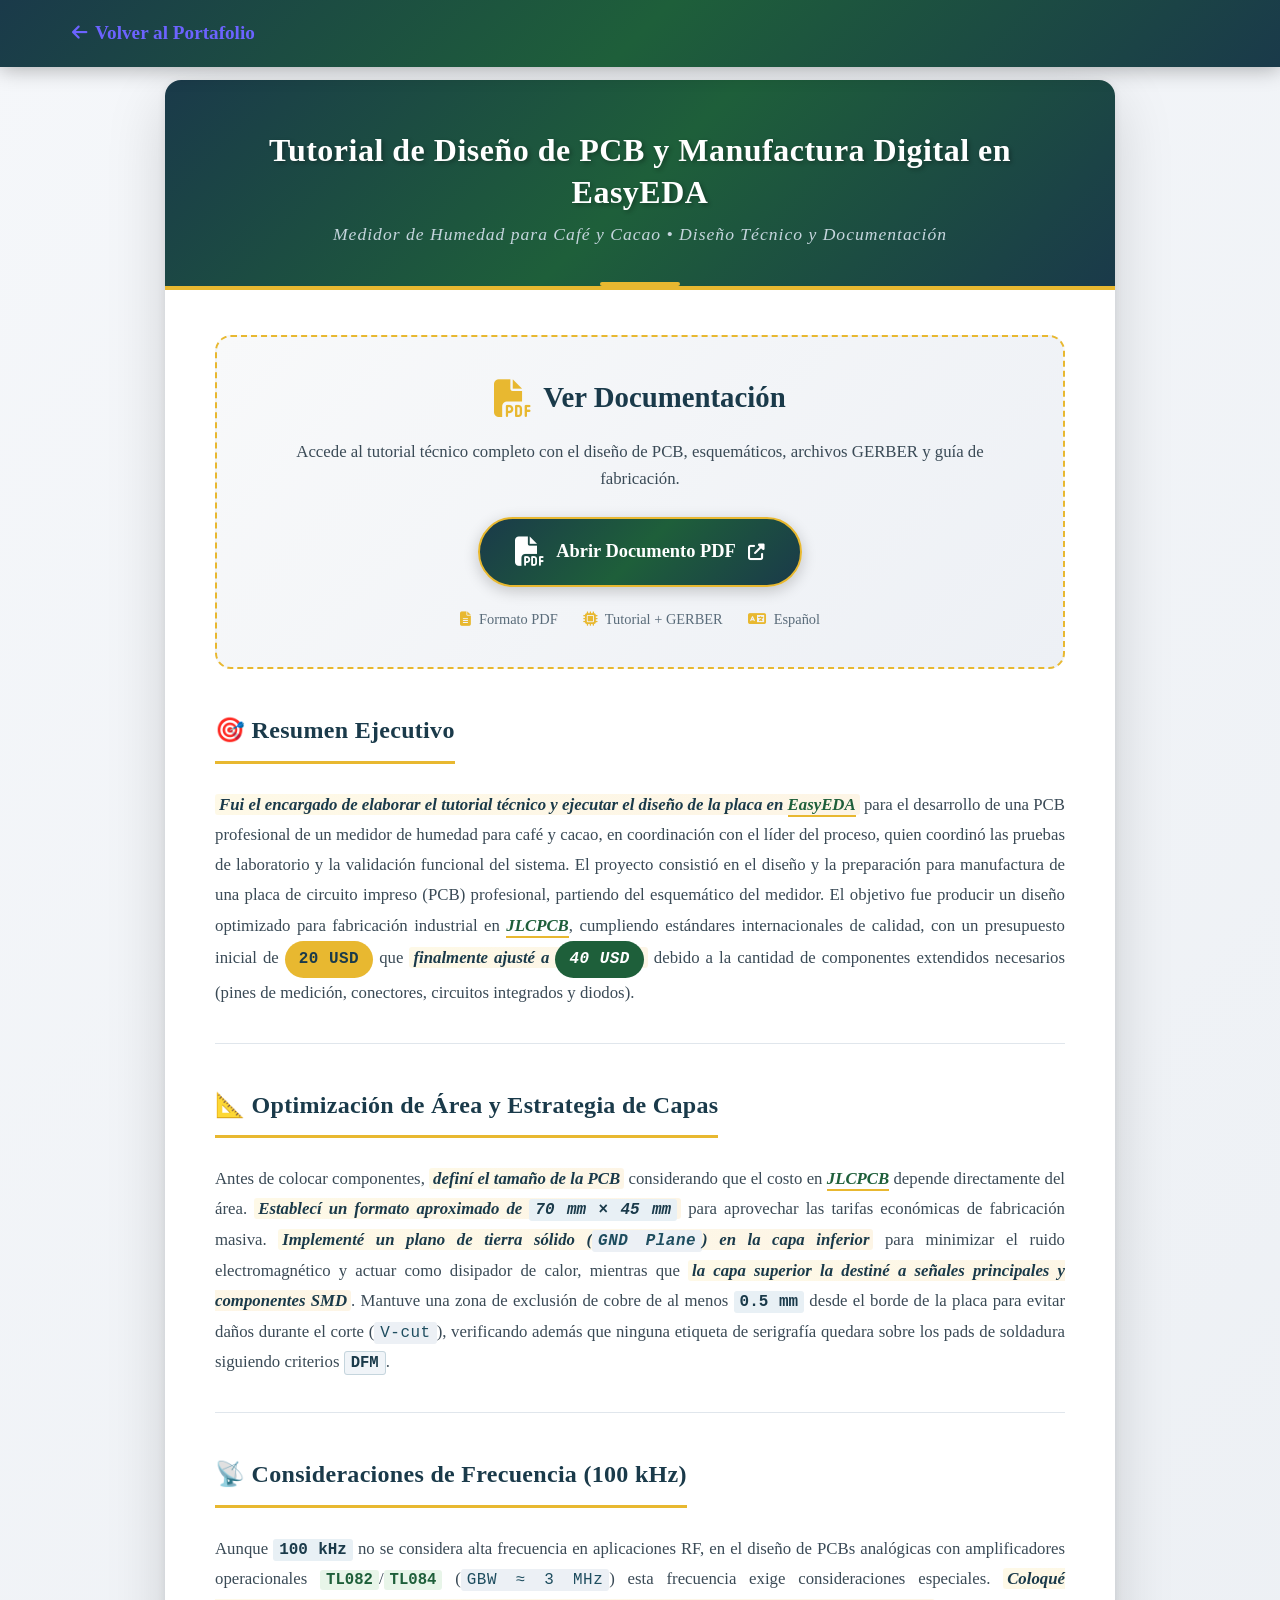
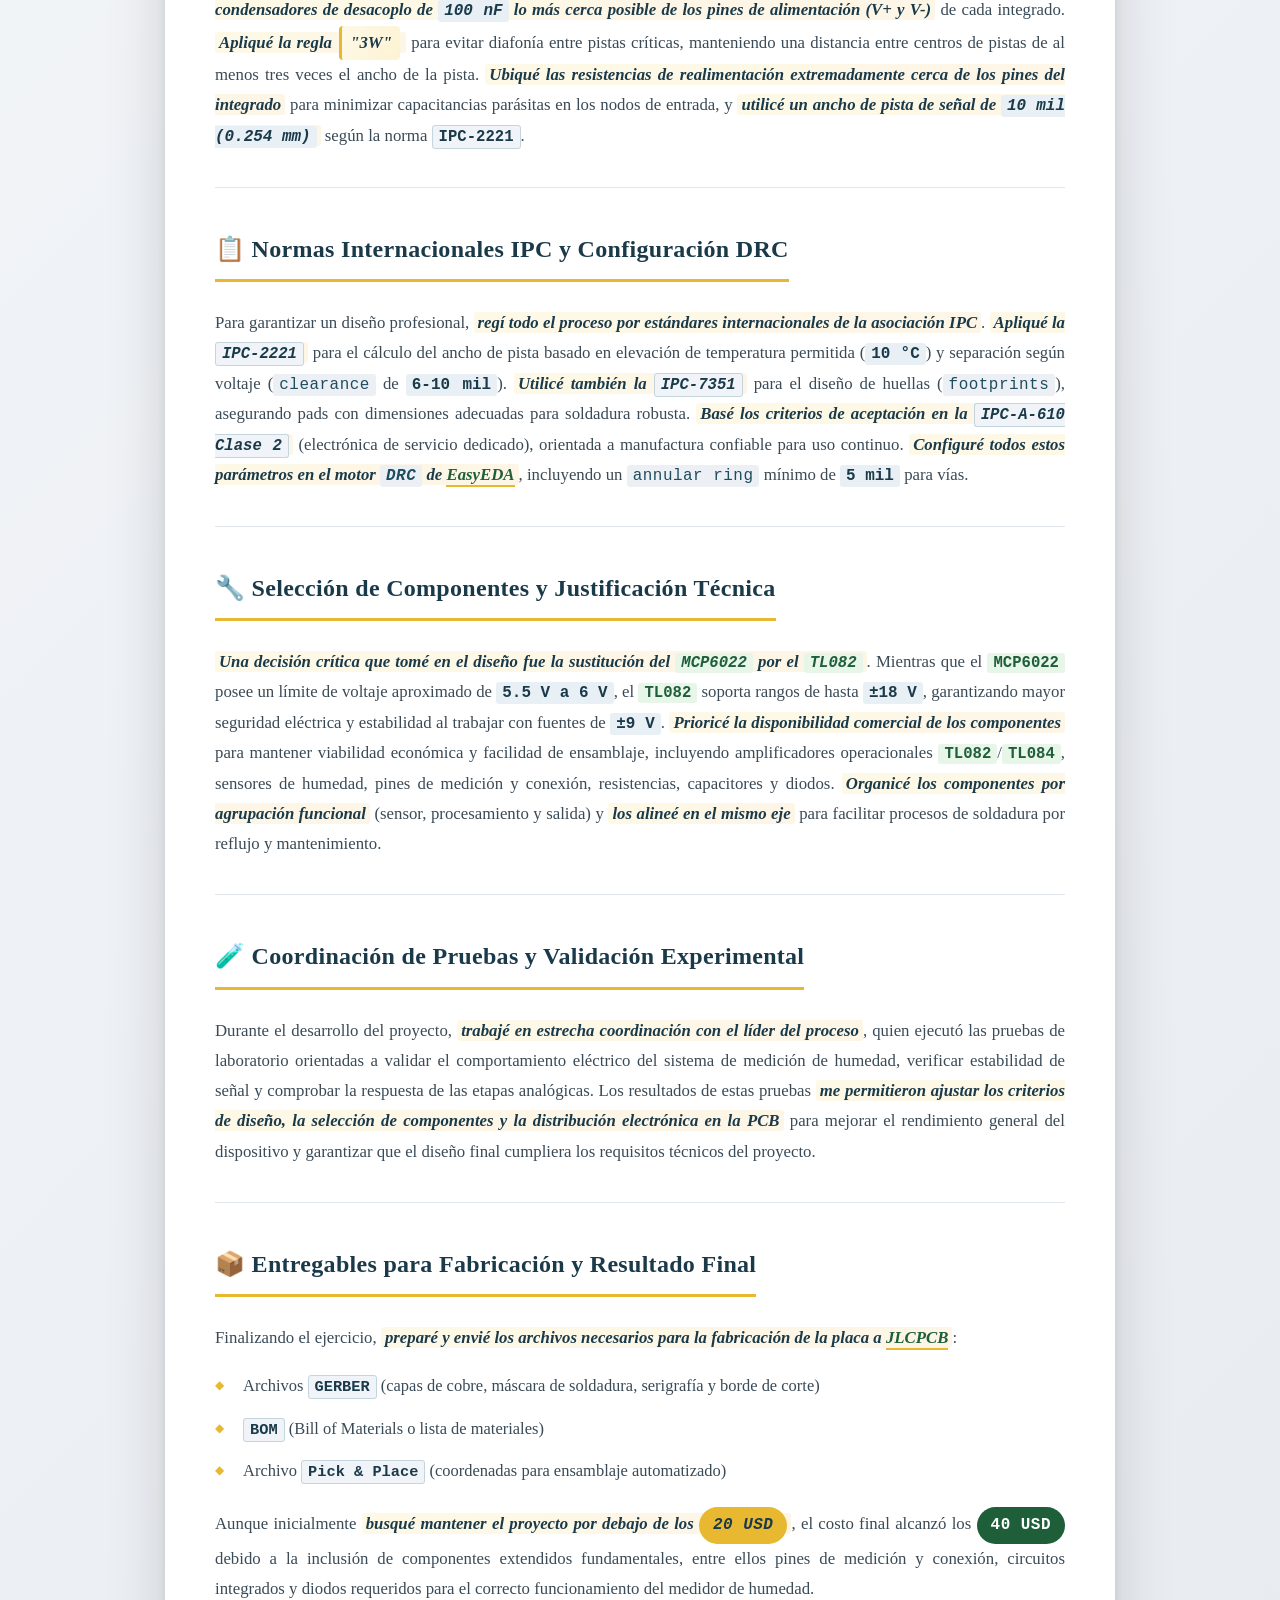
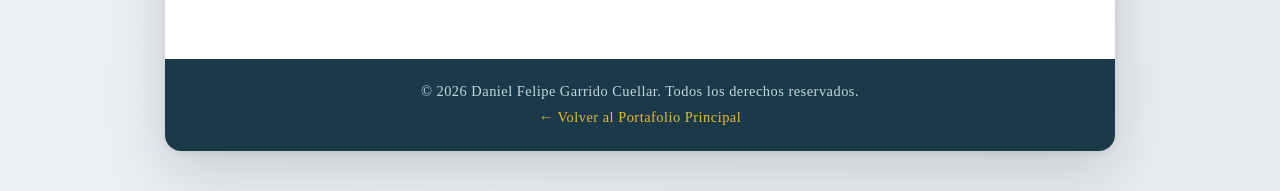
<file: Projects/Proyecto3.html>
<!DOCTYPE html>
<html lang="es">
<head>
    <meta charset="UTF-8">
    <meta name="viewport" content="width=device-width, initial-scale=1.0">
    <title>Fundamentos y Diseño de PCB - Medidor de Humedad para Café y Cacao | Daniel Felipe Garrido</title>
    <link rel="stylesheet" href="https://cdnjs.cloudflare.com/ajax/libs/font-awesome/6.4.0/css/all.min.css">
    <style>
        * {
            margin: 0;
            padding: 0;
            box-sizing: border-box;
        }
        
        body {
            font-family: 'Georgia', 'Times New Roman', serif;
            line-height: 1.8;
            color: #2c3e50;
            background: linear-gradient(135deg, #f5f7fa 0%, #e8ecf1 100%);
            min-height: 100vh;
            padding-top: 80px;
        }
        
        /* ========== BARRA DE NAVEGACIÓN ========== */
        .navbar {
            position: fixed;
            top: 0;
            width: 100%;
            background: linear-gradient(135deg, #1a3a4a 0%, #1e5f3a 50%, #1a3a4a 100%);
            box-shadow: 0 2px 20px rgba(0, 0, 0, 0.3);
            z-index: 1000;
        }
        
        .nav-container {
            max-width: 1200px;
            margin: 0 auto;
            padding: 1rem 2rem;
            display: flex;
            justify-content: space-between;
            align-items: center;
        }
        
        .nav-logo {
            font-size: 1.2rem;
            font-weight: bold;
            color: #6c63ff;
            text-decoration: none;
            display: flex;
            align-items: center;
            gap: 0.5rem;
            transition: all 0.3s ease;
        }
        
        .nav-logo:hover {
            color: #f0c840;
            transform: translateX(-5px);
        }
        
        .nav-logo i {
            font-size: 1.1rem;
        }
        
        .nav-title {
            color: #c5d5dd;
            font-size: 0.95rem;
            font-style: italic;
        }
        
        /* ========== CONTENEDOR PRINCIPAL ========== */
        .container {
            max-width: 950px;
            margin: 0 auto 40px;
            background: #ffffff;
            border-radius: 16px;
            box-shadow: 0 20px 60px rgba(0, 0, 0, 0.15), 0 2px 8px rgba(0, 0, 0, 0.08);
            overflow: hidden;
        }
        
        .header {
            background: linear-gradient(135deg, #1a3a4a 0%, #1e5f3a 50%, #1a3a4a 100%);
            color: #ffffff;
            padding: 50px 40px 35px;
            text-align: center;
            border-bottom: 4px solid #e8b830;
            position: relative;
        }
        
        .header::after {
            content: '';
            position: absolute;
            bottom: 0;
            left: 50%;
            transform: translateX(-50%);
            width: 80px;
            height: 4px;
            background: #e8b830;
            border-radius: 2px;
        }
        
        .header .project-icon {
            font-size: 3em;
            display: block;
            margin-bottom: 10px;
            animation: pulse 3s ease-in-out infinite;
        }
        
        @keyframes pulse {
            0%, 100% { transform: scale(1); }
            50% { transform: scale(1.08); }
        }
        
        .header h1 {
            font-size: 2em;
            font-weight: 700;
            letter-spacing: 0.5px;
            margin-bottom: 6px;
            text-shadow: 2px 2px 4px rgba(0, 0, 0, 0.3);
            line-height: 1.3;
        }
        
        .header .subtitle {
            font-size: 1.1em;
            font-style: italic;
            color: #c5d5dd;
            letter-spacing: 1px;
            margin-top: 4px;
        }
        
        .header .author {
            font-size: 1.15em;
            font-weight: 600;
            color: #e8b830;
            margin-bottom: 4px;
            letter-spacing: 1px;
        }
        
        .content {
            padding: 45px 50px 55px;
        }
        
        .section {
            margin-bottom: 40px;
            padding-bottom: 35px;
            border-bottom: 1px solid #e0e6ec;
            transition: all 0.3s ease;
        }
        
        .section:last-child {
            border-bottom: none;
            margin-bottom: 0;
            padding-bottom: 0;
        }
        
        .section:hover {
            background: #fafbfd;
            padding-left: 20px;
            border-radius: 8px;
            box-shadow: 0 4px 15px rgba(0, 0, 0, 0.04);
        }
        
        .section-title {
            font-size: 1.5em;
            font-weight: 700;
            color: #1a3a4a;
            margin-bottom: 18px;
            padding-bottom: 8px;
            border-bottom: 3px solid #e8b830;
            display: inline-block;
            letter-spacing: 0.3px;
        }
        
        .section p {
            text-align: justify;
            color: #3a4a56;
            font-size: 1.05em;
            margin-top: 8px;
        }
        
        .highlight {
            background: linear-gradient(120deg, #fef9e7 0%, #fdf2d2 100%);
            padding: 2px 8px;
            border-radius: 4px;
            font-weight: 600;
            color: #1a3a4a;
            border-left: 3px solid #e8b830;
            display: inline-block;
            margin: 0 2px;
        }
        
        .technical-term {
            font-family: 'Courier New', monospace;
            background: #ecf0f5;
            padding: 2px 6px;
            border-radius: 3px;
            font-size: 0.95em;
            color: #1e4d5f;
            letter-spacing: 0.5px;
        }
        
        .component-name {
            font-family: 'Courier New', monospace;
            font-weight: 600;
            color: #1e5f3a;
            background: #e8f5e9;
            padding: 1px 6px;
            border-radius: 3px;
            font-size: 0.93em;
        }
        
        .stat-highlight {
            font-family: 'Courier New', monospace;
            color: #1a3a4a;
            font-weight: 700;
            background: #e8f0f5;
            padding: 2px 6px;
            border-radius: 3px;
            font-size: 0.95em;
        }
        
        .tool-name {
            font-style: italic;
            font-weight: 600;
            color: #1e5f3a;
            border-bottom: 2px solid #e8b830;
            padding-bottom: 1px;
        }
        
        .first-person {
            color: #1a3a4a;
            font-weight: 600;
            font-style: italic;
            background: linear-gradient(120deg, #fef9e7 0%, #fdf5e6 100%);
            padding: 1px 4px;
            border-radius: 3px;
        }
        
        .standard-name {
            font-family: 'Courier New', monospace;
            font-weight: 700;
            color: #1a3a4a;
            background: #f0f4f8;
            padding: 2px 6px;
            border-radius: 3px;
            font-size: 0.93em;
            border: 1px solid #c5d5dd;
        }
        
        .cost-badge {
            display: inline-block;
            background: #1e5f3a;
            color: #ffffff;
            padding: 4px 14px;
            border-radius: 20px;
            font-weight: 700;
            font-family: 'Courier New', monospace;
            font-size: 0.95em;
            letter-spacing: 0.5px;
        }
        
        .budget-badge {
            display: inline-block;
            background: #e8b830;
            color: #1a3a4a;
            padding: 4px 14px;
            border-radius: 20px;
            font-weight: 700;
            font-family: 'Courier New', monospace;
            font-size: 0.95em;
            letter-spacing: 0.5px;
        }
        
        .section ul {
            list-style: none;
            padding-left: 0;
            margin-top: 12px;
        }
        
        .section ul li {
            padding: 6px 0 6px 28px;
            position: relative;
            color: #3a4a56;
            font-size: 1.03em;
        }
        
        .section ul li::before {
            content: '◆';
            position: absolute;
            left: 0;
            color: #e8b830;
            font-size: 0.7em;
            top: 10px;
        }
        
        /* ========== SECCIÓN DE DOCUMENTACIÓN PDF ========== */
        .documentation-section {
            background: linear-gradient(135deg, #f8f9fa 0%, #edf0f5 100%);
            border: 2px dashed #e8b830;
            border-radius: 16px;
            padding: 35px 40px;
            margin-bottom: 40px;
            text-align: center;
            transition: all 0.3s ease;
        }
        
        .documentation-section:hover {
            border-style: solid;
            box-shadow: 0 10px 30px rgba(0, 0, 0, 0.1);
            transform: translateY(-2px);
            background: linear-gradient(135deg, #fafdf9 0%, #f5f8f5 100%);
        }
        
        .documentation-title {
            font-size: 1.8em;
            font-weight: 700;
            color: #1a3a4a;
            margin-bottom: 15px;
            display: flex;
            align-items: center;
            justify-content: center;
            gap: 12px;
        }
        
        .documentation-title i {
            color: #e8b830;
            font-size: 1.3em;
        }
        
        .documentation-description {
            color: #3a4a56;
            font-size: 1.05em;
            margin-bottom: 25px;
            line-height: 1.6;
        }
        
        .pdf-button {
            display: inline-flex;
            align-items: center;
            gap: 12px;
            background: linear-gradient(135deg, #1a3a4a 0%, #1e5f3a 50%, #1a3a4a 100%);
            color: #ffffff;
            padding: 16px 35px;
            border-radius: 50px;
            text-decoration: none;
            font-size: 1.15em;
            font-weight: 600;
            font-family: 'Georgia', 'Times New Roman', serif;
            border: 2px solid #e8b830;
            transition: all 0.3s ease;
            box-shadow: 0 4px 15px rgba(0, 0, 0, 0.2);
            position: relative;
            overflow: hidden;
        }
        
        .pdf-button::before {
            content: '';
            position: absolute;
            top: 0;
            left: -100%;
            width: 100%;
            height: 100%;
            background: linear-gradient(90deg, transparent, rgba(232, 184, 48, 0.2), transparent);
            transition: left 0.5s ease;
        }
        
        .pdf-button:hover {
            transform: translateY(-3px);
            box-shadow: 0 8px 25px rgba(0, 0, 0, 0.3);
            background: #e8b830;
            color: #1a3a4a;
            border-color: #1a3a4a;
        }
        
        .pdf-button:hover::before {
            left: 100%;
        }
        
        .pdf-button i {
            font-size: 1.6em;
            transition: transform 0.3s ease;
        }
        
        .pdf-button:hover i {
            animation: iconPulse 1s infinite;
        }
        
        @keyframes iconPulse {
            0%, 100% { transform: scale(1); }
            50% { transform: scale(1.15); }
        }
        
        .pdf-info {
            display: flex;
            justify-content: center;
            gap: 25px;
            margin-top: 20px;
            flex-wrap: wrap;
        }
        
        .pdf-info-item {
            display: flex;
            align-items: center;
            gap: 8px;
            color: #5a6c7a;
            font-size: 0.9em;
        }
        
        .pdf-info-item i {
            color: #e8b830;
        }
        
        /* ========== BOTÓN VOLVER ARRIBA ========== */
        .back-to-top {
            position: fixed;
            bottom: 30px;
            right: 30px;
            background: linear-gradient(135deg, #1a3a4a 0%, #1e5f3a 50%, #1a3a4a 100%);
            color: #e8b830;
            width: 50px;
            height: 50px;
            border-radius: 50%;
            display: flex;
            align-items: center;
            justify-content: center;
            text-decoration: none;
            box-shadow: 0 4px 15px rgba(0, 0, 0, 0.3);
            transition: all 0.3s ease;
            opacity: 0;
            visibility: hidden;
            font-size: 1.2rem;
            z-index: 999;
        }
        
        .back-to-top.visible {
            opacity: 1;
            visibility: visible;
        }
        
        .back-to-top:hover {
            transform: translateY(-5px);
            box-shadow: 0 8px 25px rgba(0, 0, 0, 0.4);
            background: #e8b830;
            color: #1a3a4a;
        }
        
        .footer {
            background: #1a3a4a;
            color: #c5d5dd;
            text-align: center;
            padding: 20px;
            font-size: 0.9em;
            letter-spacing: 0.5px;
        }
        
        .footer a {
            color: #e8b830;
            text-decoration: none;
            transition: color 0.3s ease;
        }
        
        .footer a:hover {
            color: #f0c840;
        }
        
        @media (max-width: 768px) {
            body {
                padding-top: 70px;
            }
            
            .header {
                padding: 35px 20px 25px;
            }
            
            .header h1 {
                font-size: 1.5em;
            }
            
            .header .project-icon {
                font-size: 2.2em;
            }
            
            .content {
                padding: 30px 25px 35px;
            }
            
            .section {
                margin-bottom: 30px;
                padding-bottom: 25px;
            }
            
            .section-title {
                font-size: 1.2em;
            }
            
            .nav-title {
                display: none;
            }
            
            .documentation-section {
                padding: 25px 20px;
            }
            
            .pdf-button {
                padding: 14px 25px;
                font-size: 1em;
            }
            
            .back-to-top {
                bottom: 20px;
                right: 20px;
                width: 40px;
                height: 40px;
            }
        }
    </style>
</head>
<body>
    <!-- ========== BARRA DE NAVEGACIÓN ========== -->
    <nav class="navbar">
        <div class="nav-container">
            <a href="../index.html" class="nav-logo">
                <i class="fas fa-arrow-left"></i>
                Volver al Portafolio
            </a>
        </div>
    </nav>

    <!-- ========== CONTENIDO PRINCIPAL ========== -->
    <div class="container">
        <div class="header">
            <h1>Tutorial de Diseño de PCB y Manufactura Digital en EasyEDA</h1>
            <div class="subtitle">Medidor de Humedad para Café y Cacao &bull; Diseño Técnico y Documentación</div>
        </div>
        
        <div class="content">
            <!-- SECCIÓN DE DOCUMENTACIÓN PDF -->
            <div class="documentation-section">
                <div class="documentation-title">
                    <i class="fas fa-file-pdf"></i>
                    Ver Documentación
                </div>
                <p class="documentation-description">
                    Accede al tutorial técnico completo con el diseño de PCB, 
                    esquemáticos, archivos GERBER y guía de fabricación.
                </p>
                <a href="../Documents/Guía de Diseño de PCB y Manufactura Digital - Proyecto 3 V2 (2).pdf" class="pdf-button" target="_blank">
                    <i class="fas fa-file-pdf"></i>
                    Abrir Documento PDF
                    <i class="fas fa-external-link-alt" style="font-size: 0.9em;"></i>
                </a>
                <div class="pdf-info">
                    <div class="pdf-info-item">
                        <i class="fas fa-file-alt"></i>
                        <span>Formato PDF</span>
                    </div>
                    <div class="pdf-info-item">
                        <i class="fas fa-microchip"></i>
                        <span>Tutorial + GERBER</span>
                    </div>
                    <div class="pdf-info-item">
                        <i class="fas fa-language"></i>
                        <span>Español</span>
                    </div>
                </div>
            </div>

            <!-- Resumen Ejecutivo -->
            <div class="section">
                <div class="section-title">🎯 Resumen Ejecutivo</div>
                <p>
                    <span class="first-person">Fui el encargado de elaborar el tutorial técnico y ejecutar el diseño de la placa en <span class="tool-name">EasyEDA</span></span> para el desarrollo de una PCB profesional de un medidor de humedad para café y cacao, en coordinación con el líder del proceso, quien coordinó las pruebas de laboratorio y la validación funcional del sistema. El proyecto consistió en el diseño y la preparación para manufactura de una placa de circuito impreso (PCB) profesional, partiendo del esquemático del medidor. El objetivo fue producir un diseño optimizado para fabricación industrial en <span class="tool-name">JLCPCB</span>, cumpliendo estándares internacionales de calidad, con un presupuesto inicial de <span class="budget-badge">20 USD</span> que <span class="first-person">finalmente ajusté a <span class="cost-badge">40 USD</span></span> debido a la cantidad de componentes extendidos necesarios (pines de medición, conectores, circuitos integrados y diodos).
                </p>
            </div>
            
            <!-- Optimización de Área y Estrategia de Capas -->
            <div class="section">
                <div class="section-title">📐 Optimización de Área y Estrategia de Capas</div>
                <p>
                    Antes de colocar componentes, <span class="first-person">definí el tamaño de la PCB</span> considerando que el costo en <span class="tool-name">JLCPCB</span> depende directamente del área. <span class="first-person">Establecí un formato aproximado de <span class="stat-highlight">70 mm × 45 mm</span></span> para aprovechar las tarifas económicas de fabricación masiva. <span class="first-person">Implementé un plano de tierra sólido (<span class="technical-term">GND Plane</span>) en la capa inferior</span> para minimizar el ruido electromagnético y actuar como disipador de calor, mientras que <span class="first-person">la capa superior la destiné a señales principales y componentes SMD</span>. Mantuve una zona de exclusión de cobre de al menos <span class="stat-highlight">0.5 mm</span> desde el borde de la placa para evitar daños durante el corte (<span class="technical-term">V-cut</span>), verificando además que ninguna etiqueta de serigrafía quedara sobre los pads de soldadura siguiendo criterios <span class="standard-name">DFM</span>.
                </p>
            </div>
            
            <!-- Consideraciones de Frecuencia -->
            <div class="section">
                <div class="section-title">📡 Consideraciones de Frecuencia (100 kHz)</div>
                <p>
                    Aunque <span class="stat-highlight">100 kHz</span> no se considera alta frecuencia en aplicaciones RF, en el diseño de PCBs analógicas con amplificadores operacionales <span class="component-name">TL082</span>/<span class="component-name">TL084</span> (<span class="technical-term">GBW ≈ 3 MHz</span>) esta frecuencia exige consideraciones especiales. <span class="first-person">Coloqué condensadores de desacoplo de <span class="stat-highlight">100 nF</span> lo más cerca posible de los pines de alimentación (V+ y V-)</span> de cada integrado. <span class="first-person">Apliqué la regla <span class="highlight">"3W"</span></span> para evitar diafonía entre pistas críticas, manteniendo una distancia entre centros de pistas de al menos tres veces el ancho de la pista. <span class="first-person">Ubiqué las resistencias de realimentación extremadamente cerca de los pines del integrado</span> para minimizar capacitancias parásitas en los nodos de entrada, y <span class="first-person">utilicé un ancho de pista de señal de <span class="stat-highlight">10 mil (0.254 mm)</span></span> según la norma <span class="standard-name">IPC-2221</span>.
                </p>
            </div>
            
            <!-- Normas Internacionales IPC y Configuración DRC -->
            <div class="section">
                <div class="section-title">📋 Normas Internacionales IPC y Configuración DRC</div>
                <p>
                    Para garantizar un diseño profesional, <span class="first-person">regí todo el proceso por estándares internacionales de la asociación IPC</span>. <span class="first-person">Apliqué la <span class="standard-name">IPC-2221</span></span> para el cálculo del ancho de pista basado en elevación de temperatura permitida (<span class="stat-highlight">10 °C</span>) y separación según voltaje (<span class="technical-term">clearance</span> de <span class="stat-highlight">6-10 mil</span>). <span class="first-person">Utilicé también la <span class="standard-name">IPC-7351</span></span> para el diseño de huellas (<span class="technical-term">footprints</span>), asegurando pads con dimensiones adecuadas para soldadura robusta. <span class="first-person">Basé los criterios de aceptación en la <span class="standard-name">IPC-A-610 Clase 2</span></span> (electrónica de servicio dedicado), orientada a manufactura confiable para uso continuo. <span class="first-person">Configuré todos estos parámetros en el motor <span class="technical-term">DRC</span> de <span class="tool-name">EasyEDA</span></span>, incluyendo un <span class="technical-term">annular ring</span> mínimo de <span class="stat-highlight">5 mil</span> para vías.
                </p>
            </div>
            
            <!-- Selección de Componentes y Justificación Técnica -->
            <div class="section">
                <div class="section-title">🔧 Selección de Componentes y Justificación Técnica</div>
                <p>
                    <span class="first-person">Una decisión crítica que tomé en el diseño fue la sustitución del <span class="component-name">MCP6022</span> por el <span class="component-name">TL082</span></span>. Mientras que el <span class="component-name">MCP6022</span> posee un límite de voltaje aproximado de <span class="stat-highlight">5.5 V a 6 V</span>, el <span class="component-name">TL082</span> soporta rangos de hasta <span class="stat-highlight">±18 V</span>, garantizando mayor seguridad eléctrica y estabilidad al trabajar con fuentes de <span class="stat-highlight">±9 V</span>. <span class="first-person">Prioricé la disponibilidad comercial de los componentes</span> para mantener viabilidad económica y facilidad de ensamblaje, incluyendo amplificadores operacionales <span class="component-name">TL082</span>/<span class="component-name">TL084</span>, sensores de humedad, pines de medición y conexión, resistencias, capacitores y diodos. <span class="first-person">Organicé los componentes por agrupación funcional</span> (sensor, procesamiento y salida) y <span class="first-person">los alineé en el mismo eje</span> para facilitar procesos de soldadura por reflujo y mantenimiento.
                </p>
            </div>
            
            <!-- Coordinación de Pruebas y Validación Experimental -->
            <div class="section">
                <div class="section-title">🧪 Coordinación de Pruebas y Validación Experimental</div>
                <p>
                    Durante el desarrollo del proyecto, <span class="first-person">trabajé en estrecha coordinación con el líder del proceso</span>, quien ejecutó las pruebas de laboratorio orientadas a validar el comportamiento eléctrico del sistema de medición de humedad, verificar estabilidad de señal y comprobar la respuesta de las etapas analógicas. Los resultados de estas pruebas <span class="first-person">me permitieron ajustar los criterios de diseño, la selección de componentes y la distribución electrónica en la PCB</span> para mejorar el rendimiento general del dispositivo y garantizar que el diseño final cumpliera los requisitos técnicos del proyecto.
                </p>
            </div>
            
            <!-- Entregables para Fabricación y Resultado Final -->
            <div class="section">
                <div class="section-title">📦 Entregables para Fabricación y Resultado Final</div>
                <p>
                    Finalizando el ejercicio, <span class="first-person">preparé y envié los archivos necesarios para la fabricación de la placa a <span class="tool-name">JLCPCB</span></span>:
                </p>
                <ul>
                    <li>Archivos <span class="standard-name">GERBER</span> (capas de cobre, máscara de soldadura, serigrafía y borde de corte)</li>
                    <li><span class="standard-name">BOM</span> (Bill of Materials o lista de materiales)</li>
                    <li>Archivo <span class="standard-name">Pick & Place</span> (coordenadas para ensamblaje automatizado)</li>
                </ul>
                <p style="margin-top: 14px;">
                    Aunque inicialmente <span class="first-person">busqué mantener el proyecto por debajo de los <span class="budget-badge">20 USD</span></span>, el costo final alcanzó los <span class="cost-badge">40 USD</span> debido a la inclusión de componentes extendidos fundamentales, entre ellos pines de medición y conexión, circuitos integrados y diodos requeridos para el correcto funcionamiento del medidor de humedad.
                </p>
            </div>
        </div>
        
        <div class="footer">
            &copy; 2026 Daniel Felipe Garrido Cuellar. Todos los derechos reservados.
            <br>
            <a href="../index.html">← Volver al Portafolio Principal</a>
        </div>
    </div>

    <!-- ========== BOTÓN VOLVER ARRIBA ========== -->
    <a href="#" class="back-to-top" id="backToTop">
        <i class="fas fa-chevron-up"></i>
    </a>

    <script>
        // Mostrar/ocultar botón "Volver arriba"
        window.addEventListener('scroll', function() {
            const backToTop = document.getElementById('backToTop');
            if (window.scrollY > 300) {
                backToTop.classList.add('visible');
            } else {
                backToTop.classList.remove('visible');
            }
        });
        
        // Scroll suave al hacer click en "Volver arriba"
        document.getElementById('backToTop').addEventListener('click', function(e) {
            e.preventDefault();
            window.scrollTo({
                top: 0,
                behavior: 'smooth'
            });
        });
    </script>
</body>
</html>
</file>
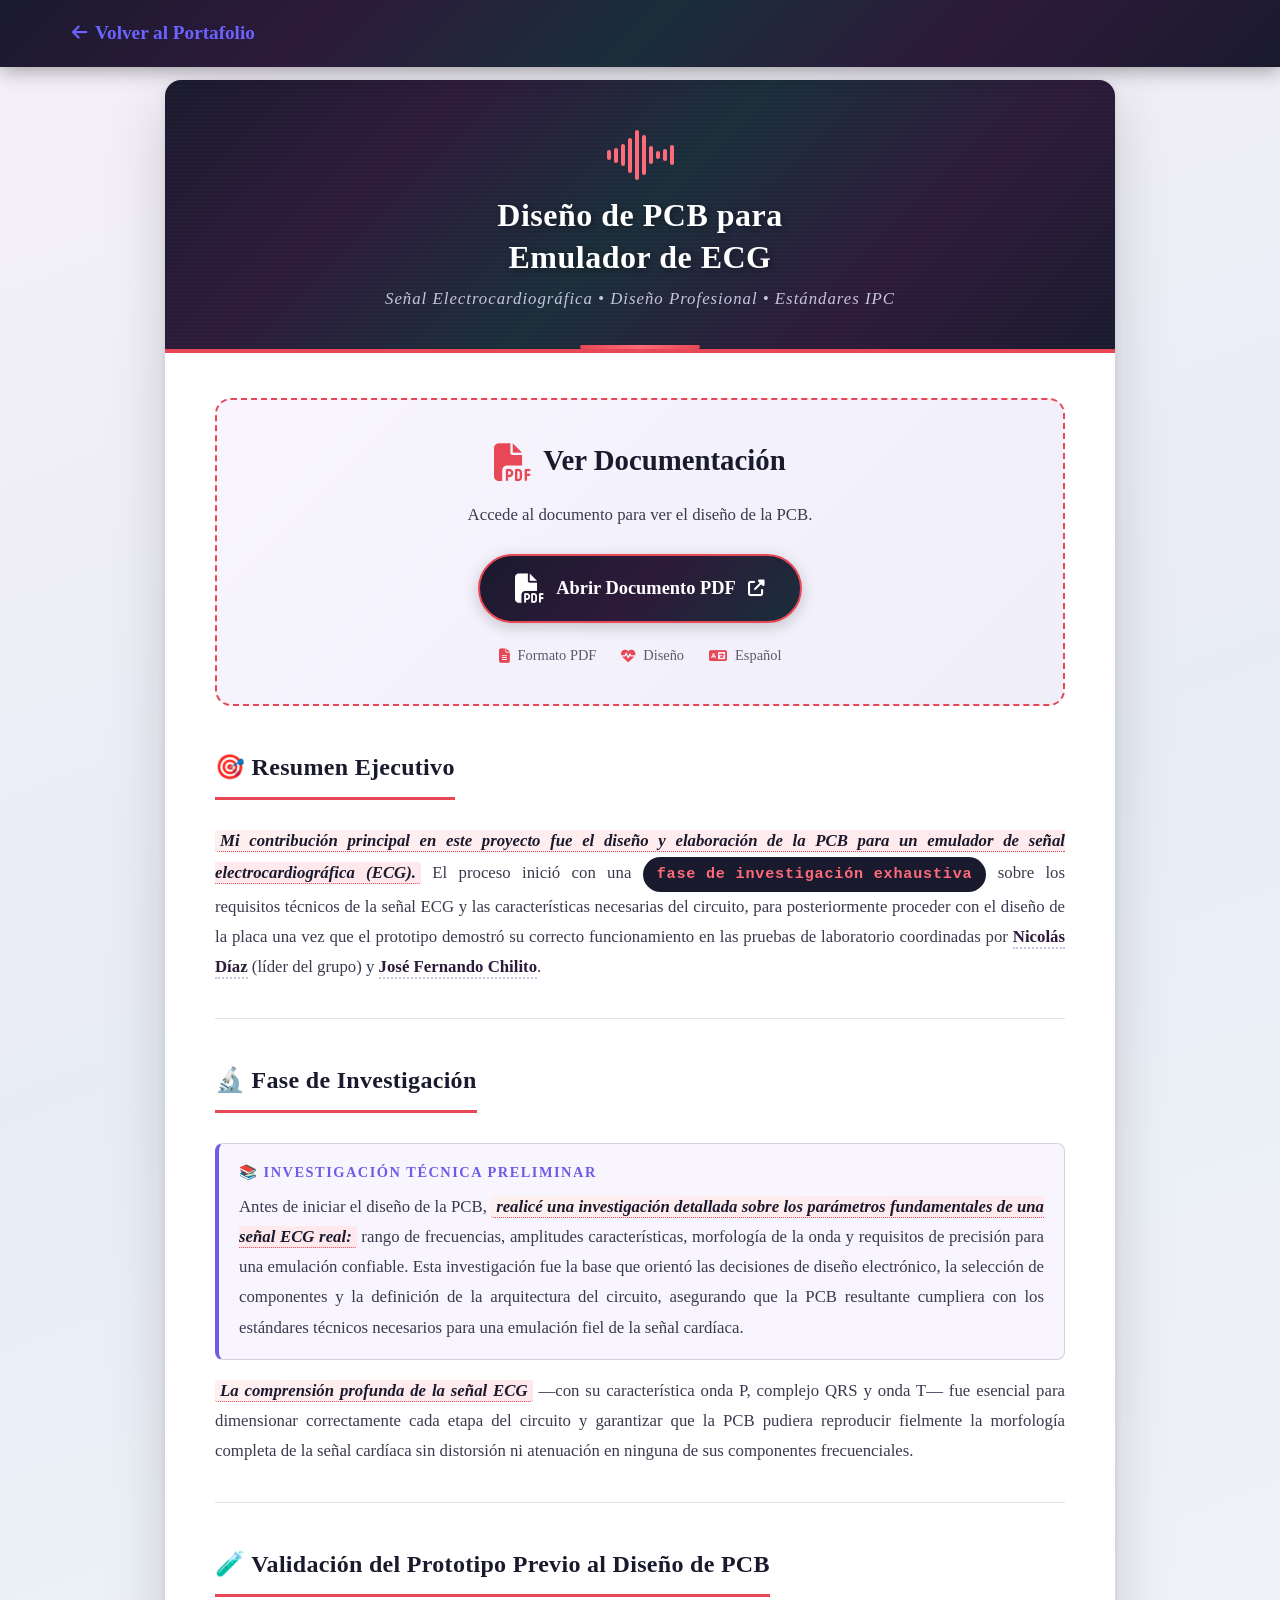
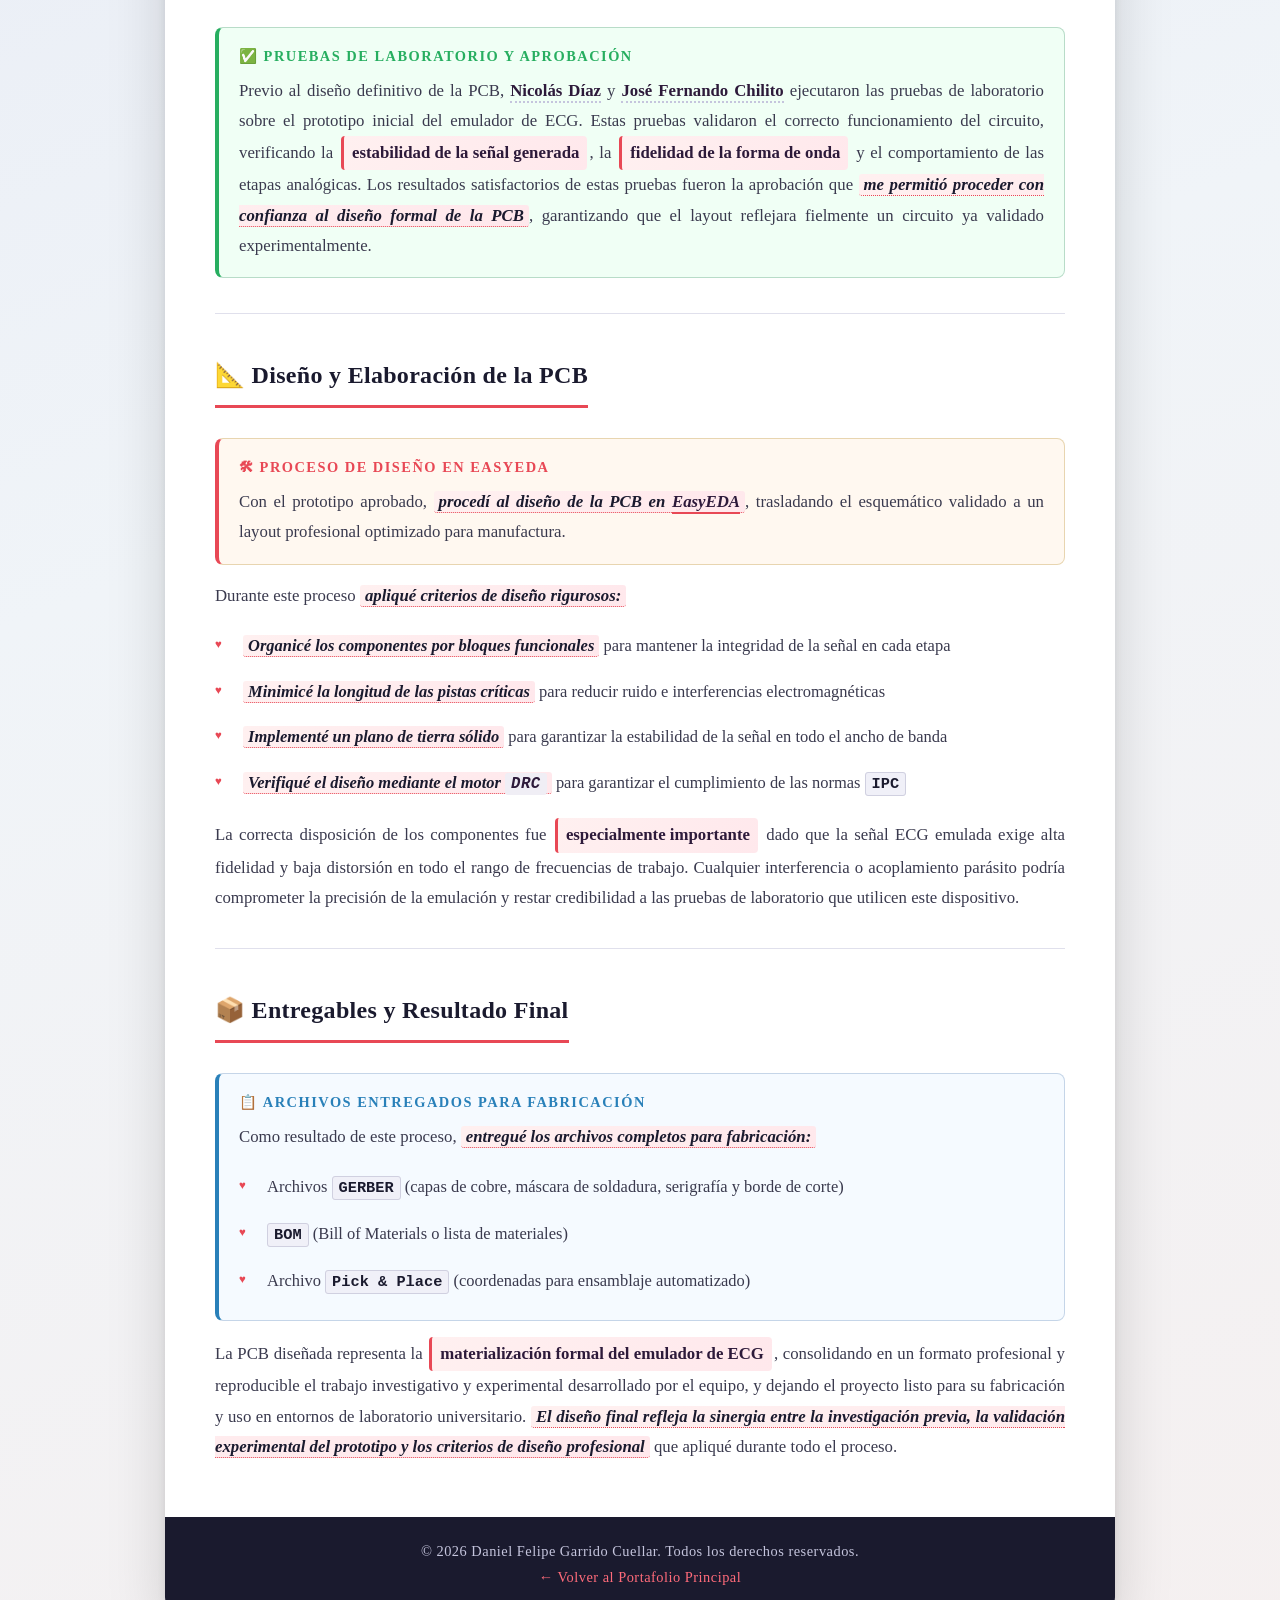
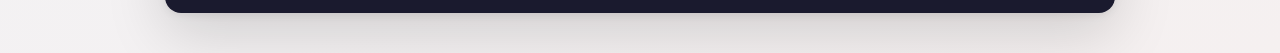
<file: Projects/Proyecto4.html>
<!DOCTYPE html>
<html lang="es">
<head>
    <meta charset="UTF-8">
    <meta name="viewport" content="width=device-width, initial-scale=1.0">
    <title>Diseño de PCB para Emulador de ECG - Daniel Felipe Garrido</title>
    <link rel="stylesheet" href="https://cdnjs.cloudflare.com/ajax/libs/font-awesome/6.4.0/css/all.min.css">
    <style>
        * {
            margin: 0;
            padding: 0;
            box-sizing: border-box;
        }
        
        body {
            font-family: 'Georgia', 'Times New Roman', serif;
            line-height: 1.8;
            color: #2c3e50;
            background: linear-gradient(160deg, #f5f0f8 0%, #e8ecf5 30%, #f0f4f8 60%, #f5f0f0 100%);
            min-height: 100vh;
            padding-top: 80px;
        }
        
        /* ========== BARRA DE NAVEGACIÓN ========== */
        .navbar {
            position: fixed;
            top: 0;
            width: 100%;
            background: linear-gradient(135deg, #1a1a2e 0%, #2d1a3a 25%, #1a2e3a 50%, #2d1a3a 75%, #1a1a2e 100%);
            box-shadow: 0 2px 20px rgba(0, 0, 0, 0.4);
            z-index: 1000;
        }
        
        .nav-container {
            max-width: 1200px;
            margin: 0 auto;
            padding: 1rem 2rem;
            display: flex;
            justify-content: space-between;
            align-items: center;
        }
        
        .nav-logo {
            font-size: 1.2rem;
            font-weight: bold;
            color: #6c63ff;
            text-decoration: none;
            display: flex;
            align-items: center;
            gap: 0.5rem;
            transition: all 0.3s ease;
        }
        
        .nav-logo:hover {
            color: #e84855;
            transform: translateX(-5px);
        }
        
        .nav-logo i {
            font-size: 1.1rem;
        }
        
        .nav-title {
            color: #c5c5dd;
            font-size: 0.95rem;
            font-style: italic;
        }
        
        .nav-heart {
            display: inline-block;
            animation: heartbeat 1s ease-in-out infinite;
            color: #ff6b7a;
        }
        
        @keyframes heartbeat {
            0%, 100% { transform: scale(1); }
            15% { transform: scale(1.3); }
            30% { transform: scale(1); }
            45% { transform: scale(1.2); }
            60% { transform: scale(1); }
        }
        
        /* ========== CONTENEDOR PRINCIPAL ========== */
        .container {
            max-width: 950px;
            margin: 0 auto 40px;
            background: #ffffff;
            border-radius: 16px;
            box-shadow: 0 20px 60px rgba(0, 0, 0, 0.15), 0 2px 8px rgba(0, 0, 0, 0.08);
            overflow: hidden;
        }
        
        .header {
            background: linear-gradient(135deg, #1a1a2e 0%, #2d1a3a 25%, #1a2e3a 50%, #2d1a3a 75%, #1a1a2e 100%);
            color: #ffffff;
            padding: 50px 40px 35px;
            text-align: center;
            border-bottom: 4px solid #e84855;
            position: relative;
            overflow: hidden;
        }
        
        .header::before {
            content: '';
            position: absolute;
            top: 0;
            left: 0;
            right: 0;
            bottom: 0;
            background: repeating-linear-gradient(
                0deg,
                transparent,
                transparent 2px,
                rgba(255, 255, 255, 0.015) 2px,
                rgba(255, 255, 255, 0.015) 4px
            );
            pointer-events: none;
        }
        
        .header::after {
            content: '';
            position: absolute;
            bottom: 0;
            left: 50%;
            transform: translateX(-50%);
            width: 120px;
            height: 4px;
            background: linear-gradient(90deg, #e84855, #ff6b7a, #e84855);
            border-radius: 2px;
        }
        
        .header .ecg-wave {
            display: flex;
            justify-content: center;
            align-items: center;
            gap: 3px;
            margin-bottom: 15px;
            height: 50px;
            position: relative;
            z-index: 1;
        }
        
        .ecg-wave .wave-segment {
            display: inline-block;
            background: #ff6b7a;
            border-radius: 2px;
            animation: ecgPulse 2s ease-in-out infinite;
        }
        
        .ecg-wave .wave-segment:nth-child(1) { width: 4px; height: 10px; animation-delay: 0s; }
        .ecg-wave .wave-segment:nth-child(2) { width: 4px; height: 15px; animation-delay: 0.05s; }
        .ecg-wave .wave-segment:nth-child(3) { width: 4px; height: 22px; animation-delay: 0.1s; }
        .ecg-wave .wave-segment:nth-child(4) { width: 4px; height: 35px; animation-delay: 0.15s; }
        .ecg-wave .wave-segment:nth-child(5) { width: 4px; height: 50px; animation-delay: 0.2s; }
        .ecg-wave .wave-segment:nth-child(6) { width: 4px; height: 40px; animation-delay: 0.25s; }
        .ecg-wave .wave-segment:nth-child(7) { width: 4px; height: 18px; animation-delay: 0.3s; }
        .ecg-wave .wave-segment:nth-child(8) { width: 4px; height: 8px; animation-delay: 0.35s; }
        .ecg-wave .wave-segment:nth-child(9) { width: 4px; height: 12px; animation-delay: 0.4s; }
        .ecg-wave .wave-segment:nth-child(10) { width: 4px; height: 20px; animation-delay: 0.45s; }
        
        @keyframes ecgPulse {
            0%, 100% { opacity: 0.3; }
            50% { opacity: 1; }
        }
        
        .header .project-icon {
            font-size: 2.6em;
            display: block;
            margin-bottom: 6px;
            position: relative;
            z-index: 1;
        }
        
        .header h1 {
            font-size: 2em;
            font-weight: 700;
            letter-spacing: 0.5px;
            margin-bottom: 6px;
            text-shadow: 2px 2px 6px rgba(0, 0, 0, 0.4);
            line-height: 1.3;
            position: relative;
            z-index: 1;
        }
        
        .header .subtitle {
            font-size: 1.05em;
            font-style: italic;
            color: #c5c5dd;
            letter-spacing: 1px;
            margin-top: 4px;
            position: relative;
            z-index: 1;
        }
        
        .header .author {
            font-size: 1.2em;
            font-weight: 600;
            color: #ff6b7a;
            margin-bottom: 4px;
            letter-spacing: 1.5px;
            position: relative;
            z-index: 1;
        }
        
        .content {
            padding: 45px 50px 55px;
        }
        
        .section {
            margin-bottom: 40px;
            padding-bottom: 35px;
            border-bottom: 1px solid #e0e0ec;
            transition: all 0.3s ease;
            position: relative;
        }
        
        .section:last-child {
            border-bottom: none;
            margin-bottom: 0;
            padding-bottom: 0;
        }
        
        .section:hover {
            background: #fafaff;
            padding-left: 22px;
            border-radius: 8px;
            box-shadow: 0 4px 15px rgba(0, 0, 0, 0.05);
            border-left: 3px solid #e84855;
        }
        
        .section-title {
            font-size: 1.5em;
            font-weight: 700;
            color: #1a1a2e;
            margin-bottom: 18px;
            padding-bottom: 8px;
            border-bottom: 3px solid #e84855;
            display: inline-block;
            letter-spacing: 0.3px;
        }
        
        .section p {
            text-align: justify;
            color: #3a3a4e;
            font-size: 1.05em;
            margin-top: 8px;
        }
        
        .highlight {
            background: linear-gradient(120deg, #fff0f0 0%, #ffe8ec 100%);
            padding: 2px 8px;
            border-radius: 4px;
            font-weight: 600;
            color: #2d1a3a;
            border-left: 3px solid #e84855;
            display: inline-block;
            margin: 0 2px;
        }
        
        .technical-term {
            font-family: 'Courier New', monospace;
            background: #f0eef5;
            padding: 2px 6px;
            border-radius: 3px;
            font-size: 0.95em;
            color: #2d1a3a;
            letter-spacing: 0.5px;
        }
        
        .component-name {
            font-family: 'Courier New', monospace;
            font-weight: 600;
            color: #2d1a3a;
            background: #f0eef8;
            padding: 1px 6px;
            border-radius: 3px;
            font-size: 0.93em;
            border: 1px solid #d5cfe0;
        }
        
        .stat-highlight {
            font-family: 'Courier New', monospace;
            color: #1a1a2e;
            font-weight: 700;
            background: #e8ecf5;
            padding: 2px 6px;
            border-radius: 3px;
            font-size: 0.95em;
        }
        
        .tool-name {
            font-style: italic;
            font-weight: 600;
            color: #2d1a3a;
            border-bottom: 2px solid #e84855;
            padding-bottom: 1px;
        }
        
        .first-person {
            color: #1a1a2e;
            font-weight: 600;
            font-style: italic;
            background: linear-gradient(120deg, #fff0f0 0%, #ffe8ec 100%);
            padding: 1px 5px;
            border-radius: 3px;
            border-bottom: 1px dotted #e84855;
        }
        
        .standard-name {
            font-family: 'Courier New', monospace;
            font-weight: 700;
            color: #1a1a2e;
            background: #f0f0f8;
            padding: 2px 6px;
            border-radius: 3px;
            font-size: 0.93em;
            border: 1px solid #d0d0e0;
        }
        
        .team-member {
            color: #2d1a3a;
            font-weight: 600;
            border-bottom: 2px dotted #c5c5dd;
            padding-bottom: 1px;
        }
        
        .phase-badge {
            display: inline-block;
            background: #1a1a2e;
            color: #ff6b7a;
            padding: 4px 14px;
            border-radius: 20px;
            font-weight: 700;
            font-family: 'Courier New', monospace;
            font-size: 0.9em;
            letter-spacing: 0.8px;
        }
        
        .research-card {
            background: #f8f5ff;
            border: 1px solid #d5cfe0;
            border-radius: 8px;
            padding: 16px 20px;
            margin-top: 12px;
            border-left: 4px solid #6c5ce7;
        }
        
        .research-card .card-label {
            font-weight: 700;
            color: #6c5ce7;
            font-size: 0.9em;
            text-transform: uppercase;
            letter-spacing: 1.5px;
            margin-bottom: 6px;
        }
        
        .validation-card {
            background: #f0fff5;
            border: 1px solid #b8dcc8;
            border-radius: 8px;
            padding: 16px 20px;
            margin-top: 12px;
            border-left: 4px solid #27ae60;
        }
        
        .validation-card .card-label {
            font-weight: 700;
            color: #27ae60;
            font-size: 0.9em;
            text-transform: uppercase;
            letter-spacing: 1.5px;
            margin-bottom: 6px;
        }
        
        .design-card {
            background: #fff8f0;
            border: 1px solid #e8d5b0;
            border-radius: 8px;
            padding: 16px 20px;
            margin-top: 12px;
            border-left: 4px solid #e84855;
        }
        
        .design-card .card-label {
            font-weight: 700;
            color: #e84855;
            font-size: 0.9em;
            text-transform: uppercase;
            letter-spacing: 1.5px;
            margin-bottom: 6px;
        }
        
        .deliverable-card {
            background: #f5faff;
            border: 1px solid #c5d5e8;
            border-radius: 8px;
            padding: 16px 20px;
            margin-top: 12px;
            border-left: 4px solid #2980b9;
        }
        
        .deliverable-card .card-label {
            font-weight: 700;
            color: #2980b9;
            font-size: 0.9em;
            text-transform: uppercase;
            letter-spacing: 1.5px;
            margin-bottom: 6px;
        }
        
        .section ul {
            list-style: none;
            padding-left: 0;
            margin-top: 12px;
        }
        
        .section ul li {
            padding: 8px 0 8px 28px;
            position: relative;
            color: #3a3a4e;
            font-size: 1.03em;
            text-align: justify;
        }
        
        .section ul li::before {
            content: '♥';
            position: absolute;
            left: 0;
            color: #e84855;
            font-size: 0.7em;
            top: 11px;
        }
        
        /* ========== SECCIÓN DE DOCUMENTACIÓN PDF ========== */
        .documentation-section {
            background: linear-gradient(135deg, #f8f5ff 0%, #f0eef8 100%);
            border: 2px dashed #e84855;
            border-radius: 16px;
            padding: 35px 40px;
            margin-bottom: 40px;
            text-align: center;
            transition: all 0.3s ease;
        }
        
        .documentation-section:hover {
            border-style: solid;
            box-shadow: 0 10px 30px rgba(232, 72, 85, 0.15);
            transform: translateY(-2px);
            background: linear-gradient(135deg, #faf8ff 0%, #f5f0fa 100%);
        }
        
        .documentation-title {
            font-size: 1.8em;
            font-weight: 700;
            color: #1a1a2e;
            margin-bottom: 15px;
            display: flex;
            align-items: center;
            justify-content: center;
            gap: 12px;
        }
        
        .documentation-title i {
            color: #e84855;
            font-size: 1.3em;
        }
        
        .documentation-description {
            color: #3a3a4e;
            font-size: 1.05em;
            margin-bottom: 25px;
            line-height: 1.6;
        }
        
        .pdf-button {
            display: inline-flex;
            align-items: center;
            gap: 12px;
            background: linear-gradient(135deg, #1a1a2e 0%, #2d1a3a 50%, #1a2e3a 100%);
            color: #ffffff;
            padding: 16px 35px;
            border-radius: 50px;
            text-decoration: none;
            font-size: 1.15em;
            font-weight: 600;
            font-family: 'Georgia', 'Times New Roman', serif;
            border: 2px solid #e84855;
            transition: all 0.3s ease;
            box-shadow: 0 4px 15px rgba(0, 0, 0, 0.2);
            position: relative;
            overflow: hidden;
        }
        
        .pdf-button::before {
            content: '';
            position: absolute;
            top: 0;
            left: -100%;
            width: 100%;
            height: 100%;
            background: linear-gradient(90deg, transparent, rgba(232, 72, 85, 0.2), transparent);
            transition: left 0.5s ease;
        }
        
        .pdf-button:hover {
            transform: translateY(-3px);
            box-shadow: 0 8px 25px rgba(232, 72, 85, 0.4);
            background: #e84855;
            color: #ffffff;
            border-color: #ff6b7a;
        }
        
        .pdf-button:hover::before {
            left: 100%;
        }
        
        .pdf-button i {
            font-size: 1.6em;
            transition: transform 0.3s ease;
        }
        
        .pdf-button:hover i {
            animation: iconPulse 1s infinite;
        }
        
        @keyframes iconPulse {
            0%, 100% { transform: scale(1); }
            50% { transform: scale(1.15); }
        }
        
        .pdf-info {
            display: flex;
            justify-content: center;
            gap: 25px;
            margin-top: 20px;
            flex-wrap: wrap;
        }
        
        .pdf-info-item {
            display: flex;
            align-items: center;
            gap: 8px;
            color: #5a5a6e;
            font-size: 0.9em;
        }
        
        .pdf-info-item i {
            color: #e84855;
        }
        
        /* ========== BOTÓN VOLVER ARRIBA ========== */
        .back-to-top {
            position: fixed;
            bottom: 30px;
            right: 30px;
            background: linear-gradient(135deg, #1a1a2e 0%, #2d1a3a 50%, #1a2e3a 100%);
            color: #ff6b7a;
            width: 50px;
            height: 50px;
            border-radius: 50%;
            display: flex;
            align-items: center;
            justify-content: center;
            text-decoration: none;
            box-shadow: 0 4px 15px rgba(0, 0, 0, 0.3);
            transition: all 0.3s ease;
            opacity: 0;
            visibility: hidden;
            font-size: 1.2rem;
            z-index: 999;
        }
        
        .back-to-top.visible {
            opacity: 1;
            visibility: visible;
        }
        
        .back-to-top:hover {
            transform: translateY(-5px);
            box-shadow: 0 8px 25px rgba(232, 72, 85, 0.5);
            background: #e84855;
            color: #ffffff;
        }
        
        .footer {
            background: #1a1a2e;
            color: #c5c5dd;
            text-align: center;
            padding: 22px;
            font-size: 0.9em;
            letter-spacing: 0.5px;
        }
        
        .footer a {
            color: #ff6b7a;
            text-decoration: none;
            transition: color 0.3s ease;
        }
        
        .footer a:hover {
            color: #e84855;
        }
        
        .heart-rate {
            display: inline-block;
            animation: heartbeat 1s ease-in-out infinite;
            color: #ff6b7a;
        }
        
        @media (max-width: 768px) {
            body {
                padding-top: 70px;
            }
            
            .header {
                padding: 35px 20px 25px;
            }
            
            .header h1 {
                font-size: 1.5em;
            }
            
            .header .ecg-wave {
                height: 35px;
                gap: 2px;
            }
            
            .ecg-wave .wave-segment:nth-child(5) { height: 35px; }
            
            .content {
                padding: 30px 25px 35px;
            }
            
            .section {
                margin-bottom: 30px;
                padding-bottom: 25px;
            }
            
            .section-title {
                font-size: 1.2em;
            }
            
            .section:hover {
                padding-left: 14px;
            }
            
            .nav-title {
                display: none;
            }
            
            .documentation-section {
                padding: 25px 20px;
            }
            
            .pdf-button {
                padding: 14px 25px;
                font-size: 1em;
            }
            
            .back-to-top {
                bottom: 20px;
                right: 20px;
                width: 40px;
                height: 40px;
            }
        }
    </style>
</head>
<body>
    <!-- ========== BARRA DE NAVEGACIÓN ========== -->
    <nav class="navbar">
        <div class="nav-container">
            <a href="../index.html" class="nav-logo">
                <i class="fas fa-arrow-left"></i>
                Volver al Portafolio
            </a>
            <span class="nav-title">
        </div>
    </nav>

    <!-- ========== CONTENIDO PRINCIPAL ========== -->
    <div class="container">
        <div class="header">
            <div class="ecg-wave">
                <span class="wave-segment"></span>
                <span class="wave-segment"></span>
                <span class="wave-segment"></span>
                <span class="wave-segment"></span>
                <span class="wave-segment"></span>
                <span class="wave-segment"></span>
                <span class="wave-segment"></span>
                <span class="wave-segment"></span>
                <span class="wave-segment"></span>
                <span class="wave-segment"></span>
            </div>
            <h1>Diseño de PCB para<br>Emulador de ECG</h1>
            <div class="subtitle">Señal Electrocardiográfica &bull; Diseño Profesional &bull; Estándares IPC</div>
        </div>
        
        <div class="content">
            <!-- SECCIÓN DE DOCUMENTACIÓN PDF -->
            <div class="documentation-section">
                <div class="documentation-title">
                    <i class="fas fa-file-pdf"></i>
                    Ver Documentación
                </div>
                <p class="documentation-description">
                    Accede al documento para ver el diseño de la PCB.
                </p>
                <a href="../Documents/corregido.pdf" class="pdf-button" target="_blank">
                    <i class="fas fa-file-pdf"></i>
                    Abrir Documento PDF
                    <i class="fas fa-external-link-alt" style="font-size: 0.9em;"></i>
                </a>
                <div class="pdf-info">
                    <div class="pdf-info-item">
                        <i class="fas fa-file-alt"></i>
                        <span>Formato PDF</span>
                    </div>
                    <div class="pdf-info-item">
                        <i class="fas fa-heartbeat"></i>
                        <span>Diseño</span>
                    </div>
                    <div class="pdf-info-item">
                        <i class="fas fa-language"></i>
                        <span>Español</span>
                    </div>
                </div>
            </div>

            <!-- Resumen Ejecutivo -->
            <div class="section">
                <div class="section-title">🎯 Resumen Ejecutivo</div>
                <p>
                    <span class="first-person">Mi contribución principal en este proyecto fue el diseño y elaboración de la PCB para un emulador de señal electrocardiográfica (ECG).</span> El proceso inició con una <span class="phase-badge">fase de investigación exhaustiva</span> sobre los requisitos técnicos de la señal ECG y las características necesarias del circuito, para posteriormente proceder con el diseño de la placa una vez que el prototipo demostró su correcto funcionamiento en las pruebas de laboratorio coordinadas por <span class="team-member">Nicolás Díaz</span> (líder del grupo) y <span class="team-member">José Fernando Chilito</span>.
                </p>
            </div>
            
            <!-- Fase de Investigación -->
            <div class="section">
                <div class="section-title">🔬 Fase de Investigación</div>
                
                <div class="research-card">
                    <div class="card-label">📚 Investigación Técnica Preliminar</div>
                    <p style="margin-top: 4px;">
                        Antes de iniciar el diseño de la PCB, <span class="first-person">realicé una investigación detallada sobre los parámetros fundamentales de una señal ECG real:</span> rango de frecuencias, amplitudes características, morfología de la onda y requisitos de precisión para una emulación confiable. Esta investigación fue la base que orientó las decisiones de diseño electrónico, la selección de componentes y la definición de la arquitectura del circuito, asegurando que la PCB resultante cumpliera con los estándares técnicos necesarios para una emulación fiel de la señal cardíaca.
                    </p>
                </div>
                
                <p style="margin-top: 16px;">
                    <span class="first-person">La comprensión profunda de la señal ECG</span> —con su característica onda P, complejo QRS y onda T— fue esencial para dimensionar correctamente cada etapa del circuito y garantizar que la PCB pudiera reproducir fielmente la morfología completa de la señal cardíaca sin distorsión ni atenuación en ninguna de sus componentes frecuenciales.
                </p>
            </div>
            
            <!-- Validación del Prototipo -->
            <div class="section">
                <div class="section-title">🧪 Validación del Prototipo Previo al Diseño de PCB</div>
                
                <div class="validation-card">
                    <div class="card-label">✅ Pruebas de Laboratorio y Aprobación</div>
                    <p style="margin-top: 4px;">
                        Previo al diseño definitivo de la PCB, <span class="team-member">Nicolás Díaz</span> y <span class="team-member">José Fernando Chilito</span> ejecutaron las pruebas de laboratorio sobre el prototipo inicial del emulador de ECG. Estas pruebas validaron el correcto funcionamiento del circuito, verificando la <span class="highlight">estabilidad de la señal generada</span>, la <span class="highlight">fidelidad de la forma de onda</span> y el comportamiento de las etapas analógicas. Los resultados satisfactorios de estas pruebas fueron la aprobación que <span class="first-person">me permitió proceder con confianza al diseño formal de la PCB</span>, garantizando que el layout reflejara fielmente un circuito ya validado experimentalmente.
                    </p>
                </div>
            </div>
            
            <!-- Diseño y Elaboración de la PCB -->
            <div class="section">
                <div class="section-title">📐 Diseño y Elaboración de la PCB</div>
                
                <div class="design-card">
                    <div class="card-label">🛠 Proceso de Diseño en EasyEDA</div>
                    <p style="margin-top: 4px;">
                        Con el prototipo aprobado, <span class="first-person">procedí al diseño de la PCB en <span class="tool-name">EasyEDA</span></span>, trasladando el esquemático validado a un layout profesional optimizado para manufactura.
                    </p>
                </div>
                
                <p style="margin-top: 16px;">
                    Durante este proceso <span class="first-person">apliqué criterios de diseño rigurosos:</span>
                </p>
                <ul>
                    <li><span class="first-person">Organicé los componentes por bloques funcionales</span> para mantener la integridad de la señal en cada etapa</li>
                    <li><span class="first-person">Minimicé la longitud de las pistas críticas</span> para reducir ruido e interferencias electromagnéticas</li>
                    <li><span class="first-person">Implementé un plano de tierra sólido</span> para garantizar la estabilidad de la señal en todo el ancho de banda</li>
                    <li><span class="first-person">Verifiqué el diseño mediante el motor <span class="technical-term">DRC</span></span> para garantizar el cumplimiento de las normas <span class="standard-name">IPC</span></li>
                </ul>
                <p style="margin-top: 12px;">
                    La correcta disposición de los componentes fue <span class="highlight">especialmente importante</span> dado que la señal ECG emulada exige alta fidelidad y baja distorsión en todo el rango de frecuencias de trabajo. Cualquier interferencia o acoplamiento parásito podría comprometer la precisión de la emulación y restar credibilidad a las pruebas de laboratorio que utilicen este dispositivo.
                </p>
            </div>
            
            <!-- Entregables y Resultado Final -->
            <div class="section">
                <div class="section-title">📦 Entregables y Resultado Final</div>
                
                <div class="deliverable-card">
                    <div class="card-label">📋 Archivos Entregados para Fabricación</div>
                    <p style="margin-top: 4px;">
                        Como resultado de este proceso, <span class="first-person">entregué los archivos completos para fabricación:</span>
                    </p>
                    <ul>
                        <li>Archivos <span class="standard-name">GERBER</span> (capas de cobre, máscara de soldadura, serigrafía y borde de corte)</li>
                        <li><span class="standard-name">BOM</span> (Bill of Materials o lista de materiales)</li>
                        <li>Archivo <span class="standard-name">Pick & Place</span> (coordenadas para ensamblaje automatizado)</li>
                    </ul>
                </div>
                
                <p style="margin-top: 16px;">
                    La PCB diseñada representa la <span class="highlight">materialización formal del emulador de ECG</span>, consolidando en un formato profesional y reproducible el trabajo investigativo y experimental desarrollado por el equipo, y dejando el proyecto listo para su fabricación y uso en entornos de laboratorio universitario. <span class="first-person">El diseño final refleja la sinergia entre la investigación previa, la validación experimental del prototipo y los criterios de diseño profesional</span> que apliqué durante todo el proceso.
                </p>
            </div>
        </div>
        
        <div class="footer">
           &copy; 2026 Daniel Felipe Garrido Cuellar. Todos los derechos reservados.
            <br>
            <a href="../index.html">← Volver al Portafolio Principal</a>
        </div>
    </div>

    <!-- ========== BOTÓN VOLVER ARRIBA ========== -->
    <a href="#" class="back-to-top" id="backToTop">
        <i class="fas fa-chevron-up"></i>
    </a>

    <script>
        // Mostrar/ocultar botón "Volver arriba"
        window.addEventListener('scroll', function() {
            const backToTop = document.getElementById('backToTop');
            if (window.scrollY > 300) {
                backToTop.classList.add('visible');
            } else {
                backToTop.classList.remove('visible');
            }
        });
        
        // Scroll suave al hacer click en "Volver arriba"
        document.getElementById('backToTop').addEventListener('click', function(e) {
            e.preventDefault();
            window.scrollTo({
                top: 0,
                behavior: 'smooth'
            });
        });
    </script>
</body>
</html>
</file>
<file: styles.css>
* {
    margin: 0;
    padding: 0;
    box-sizing: border-box;
}

:root {
    --primary-color: #6c63ff;
    --secondary-color: #ff6b6b;
    --dark-color: #2d3436;
    --light-color: #f8f9fa;
    --gradient: linear-gradient(135deg, #6c63ff 0%, #ff6b6b 100%);
}

body {
    font-family: 'Segoe UI', Tahoma, Geneva, Verdana, sans-serif;
    line-height: 1.6;
    color: var(--dark-color);
    overflow-x: hidden;
}

/* Navegación */
.navbar {
    position: fixed;
    top: 0;
    width: 100%;
    background: rgba(255, 255, 255, 0.95);
    backdrop-filter: blur(10px);
    box-shadow: 0 2px 20px rgba(0, 0, 0, 0.1);
    z-index: 1000;
    transition: all 0.3s ease;
}

.nav-container {
    max-width: 1200px;
    margin: 0 auto;
    padding: 1rem 2rem;
    display: flex;
    justify-content: space-between;
    align-items: center;
}

.nav-logo {
    font-size: 1.5rem;
    font-weight: bold;
    background: var(--gradient);
    -webkit-background-clip: text;
    -webkit-text-fill-color: transparent;
    text-decoration: none;
}

.nav-menu {
    display: flex;
    list-style: none;
    gap: 2rem;
}

.nav-menu a {
    text-decoration: none;
    color: var(--dark-color);
    font-weight: 500;
    position: relative;
    transition: color 0.3s ease;
}

.nav-menu a::after {
    content: '';
    position: absolute;
    bottom: -5px;
    left: 0;
    width: 0;
    height: 2px;
    background: var(--gradient);
    transition: width 0.3s ease;
}

.nav-menu a:hover {
    color: var(--primary-color);
}

.nav-menu a:hover::after {
    width: 100%;
}

/* Hero Section */
.hero {
    min-height: 100vh;
    display: flex;
    align-items: center;
    justify-content: center;
    background: linear-gradient(135deg, #2292D4 0%, #9C1111 100%);
    padding: 2rem;
    position: relative;
    overflow: hidden;
}

.hero::before {
    content: '';
    position: absolute;
    top: 0;
    left: 0;
    right: 0;
    bottom: 0;
    background: url("data:image/svg+xml,%3Csvg width='60' height='60' viewBox='0 0 60 60' xmlns='http://www.w3.org/2000/svg'%3E%3Cg fill='none' fill-rule='evenodd'%3E%3Cg fill='%23ffffff' fill-opacity='0.1'%3E%3Cpath d='M36 34v-4h-2v4h-4v2h4v4h2v-4h4v-2h-4zm0-30V0h-2v4h-4v2h4v4h2V6h4V4h-4zM6 34v-4H4v4H0v2h4v4h2v-4h4v-2H6zM6 4V0H4v4H0v2h4v4h2V6h4V4H6z'/%3E%3C/g%3E%3C/g%3E%3C/svg%3E");
}

.hero-content {
    color: white;
    max-width: 600px;
    position: relative;
    z-index: 1;
}

.hero-title {
    font-size: 4rem;
    margin-bottom: 1rem;
    animation: fadeInUp 1s ease;
}

.greeting {
    display: block;
    font-size: 1.5rem;
    opacity: 0.9;
}

.name {
    background: linear-gradient(to right, #fff, #f0f0f0);
    -webkit-background-clip: text;
    -webkit-text-fill-color: transparent;
    font-weight: bold;
}

.hero-subtitle {
    font-size: 1.5rem;
    margin-bottom: 0.5rem;
    animation: fadeInUp 1s ease 0.2s both;
}

.hero-description {
    font-size: 1.1rem;
    opacity: 0.9;
    margin-bottom: 2rem;
    animation: fadeInUp 1s ease 0.4s both;
}

.hero-buttons {
    display: flex;
    gap: 1rem;
    animation: fadeInUp 1s ease 0.6s both;
}

.btn {
    padding: 1rem 2rem;
    border-radius: 50px;
    text-decoration: none;
    font-weight: bold;
    transition: all 0.3s ease;
    position: relative;
    overflow: hidden;
}

.btn-primary {
    background: white;
    color: var(--primary-color);
}

.btn-primary:hover {
    transform: translateY(-3px);
    box-shadow: 0 10px 20px rgba(0, 0, 0, 0.2);
}

.btn-secondary {
    background: transparent;
    color: white;
    border: 2px solid white;
}

.btn-secondary:hover {
    background: white;
    color: var(--primary-color);
    transform: translateY(-3px);
}

.hero-image {
    margin-left: 4rem;
    position: relative;
    z-index: 1;
}

.image-placeholder {
    width: 300px;
    height: 300px;
    border-radius: 50%;
    background: rgba(255, 255, 255, 0.1);
    display: flex;
    align-items: center;
    justify-content: center;
    border: 3px solid rgba(255, 255, 255, 0.3);
    animation: float 3s ease-in-out infinite;
}

.image-placeholder i {
    font-size: 8rem;
    color: white;
    opacity: 0.9;
}

/* Secciones Generales */
section {
    padding: 5rem 2rem;
}

.section-title {
    text-align: center;
    font-size: 2.5rem;
    margin-bottom: 3rem;
    background: var(--gradient);
    -webkit-background-clip: text;
    -webkit-text-fill-color: transparent;
}

/* Proyectos */
.projects {
    background: var(--light-color);
}

.projects-grid {
    max-width: 1200px;
    margin: 0 auto;
    display: grid;
    grid-template-columns: repeat(auto-fit, minmax(350px, 1fr));
    gap: 2rem;
}

.project-card {
    background: white;
    border-radius: 20px;
    overflow: hidden;
    box-shadow: 0 10px 30px rgba(0, 0, 0, 0.1);
    transition: all 0.3s ease;
}

.project-card:hover {
    transform: translateY(-10px);
    box-shadow: 0 20px 40px rgba(0, 0, 0, 0.2);
}

.project-image {
    position: relative;
    overflow: hidden;
    height: 250px;
}

.project-image img {
    width: 100%;
    height: 100%;
    object-fit: cover;
    transition: transform 0.5s ease;
}

.project-card:hover .project-image img {
    transform: scale(1.1);
}

.project-overlay {
    position: absolute;
    top: 0;
    left: 0;
    right: 0;
    bottom: 0;
    background: rgba(108, 99, 255, 0.9);
    display: flex;
    align-items: center;
    justify-content: center;
    opacity: 0;
    transition: opacity 0.3s ease;
}

.project-card:hover .project-overlay {
    opacity: 1;
}

.project-link {
    color: white;
    text-decoration: none;
    font-weight: bold;
    padding: 0.5rem 1rem;
    border: 2px solid white;
    border-radius: 5px;
    transition: all 0.3s ease;
}

.project-link:hover {
    background: white;
    color: var(--primary-color);
}

.project-info {
    padding: 1.5rem;
}

.project-info h3 {
    margin-bottom: 0.5rem;
    color: var(--dark-color);
}

.project-info p {
    color: #666;
    margin-bottom: 1rem;
}

.project-tags {
    display: flex;
    flex-wrap: wrap;
    gap: 0.5rem;
}

.project-tags span {
    background: var(--light-color);
    padding: 0.3rem 0.8rem;
    border-radius: 20px;
    font-size: 0.85rem;
    color: var(--primary-color);
}

/* Sobre Mí */
.about-content {
    max-width: 800px;
    margin: 0 auto;
}

.about-text p {
    font-size: 1.2rem;
    line-height: 1.8;
    color: #555;
    margin-bottom: 2rem;
}

.skills h3 {
    margin-bottom: 1rem;
    color: var(--dark-color);
}

.skill-tags {
    display: flex;
    flex-wrap: wrap;
    gap: 1rem;
}

.skill-tags span {
    background: var(--gradient);
    color: white;
    padding: 0.5rem 1.5rem;
    border-radius: 25px;
    font-weight: 500;
    transition: transform 0.3s ease;
}

.skill-tags span:hover {
    transform: scale(1.1);
}

/* Contacto */
.contact {
    background: var(--gradient);
    color: white;
}

.contact .section-title {
    -webkit-text-fill-color: white;
}

.contact-content {
    max-width: 600px;
    margin: 0 auto;
    text-align: center;
}

.contact-info {
    display: flex;
    justify-content: center;
    gap: 3rem;
    margin-bottom: 2rem;
}

.contact-item {
    display: flex;
    align-items: center;
    gap: 0.5rem;
}

.contact-item i {
    font-size: 1.5rem;
}

.social-links {
    display: flex;
    justify-content: center;
    gap: 2rem;
    margin-top: 2rem;
}

.social-link {
    color: white;
    font-size: 2rem;
    transition: all 0.3s ease;
}

.social-link:hover {
    transform: scale(1.2);
    color: var(--secondary-color);
}

/* Footer */
footer {
    text-align: center;
    padding: 2rem;
    background: var(--dark-color);
    color: white;
}

/* Animaciones */
@keyframes fadeInUp {
    from {
        opacity: 0;
        transform: translateY(30px);
    }
    to {
        opacity: 1;
        transform: translateY(0);
    }
}

@keyframes float {
    0%, 100% {
        transform: translateY(0);
    }
    50% {
        transform: translateY(-20px);
    }
}

/* Responsive */
@media (max-width: 768px) {
    .hero {
        flex-direction: column;
        text-align: center;
        padding-top: 6rem;
    }

    .hero-title {
        font-size: 3rem;
    }

    .hero-image {
        margin: 2rem 0 0 0;
    }

    .image-placeholder {
        width: 200px;
        height: 200px;
    }

    .image-placeholder i {
        font-size: 5rem;
    }

    .nav-menu {
        gap: 1rem;
    }

    .projects-grid {
        grid-template-columns: 1fr;
    }

    .contact-info {
        flex-direction: column;
        align-items: center;
        gap: 1rem;
    }
}
</file>
